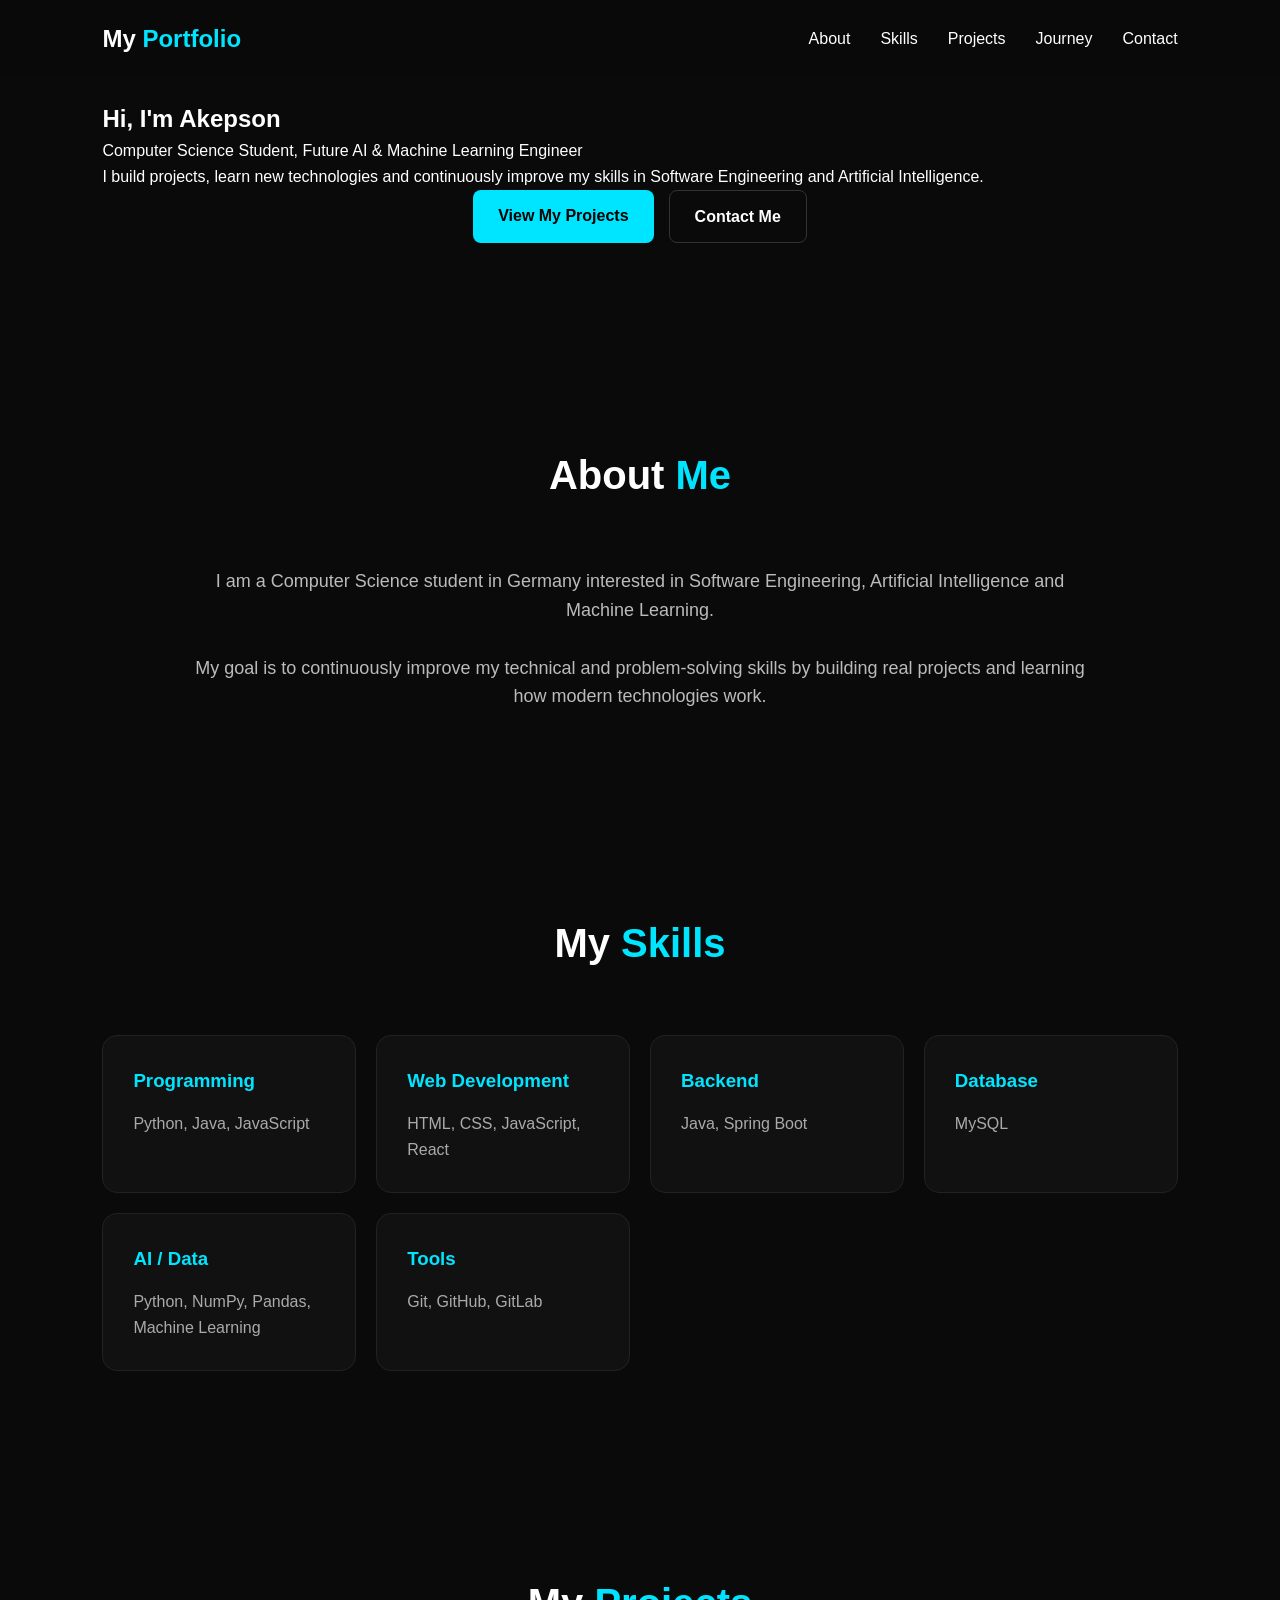
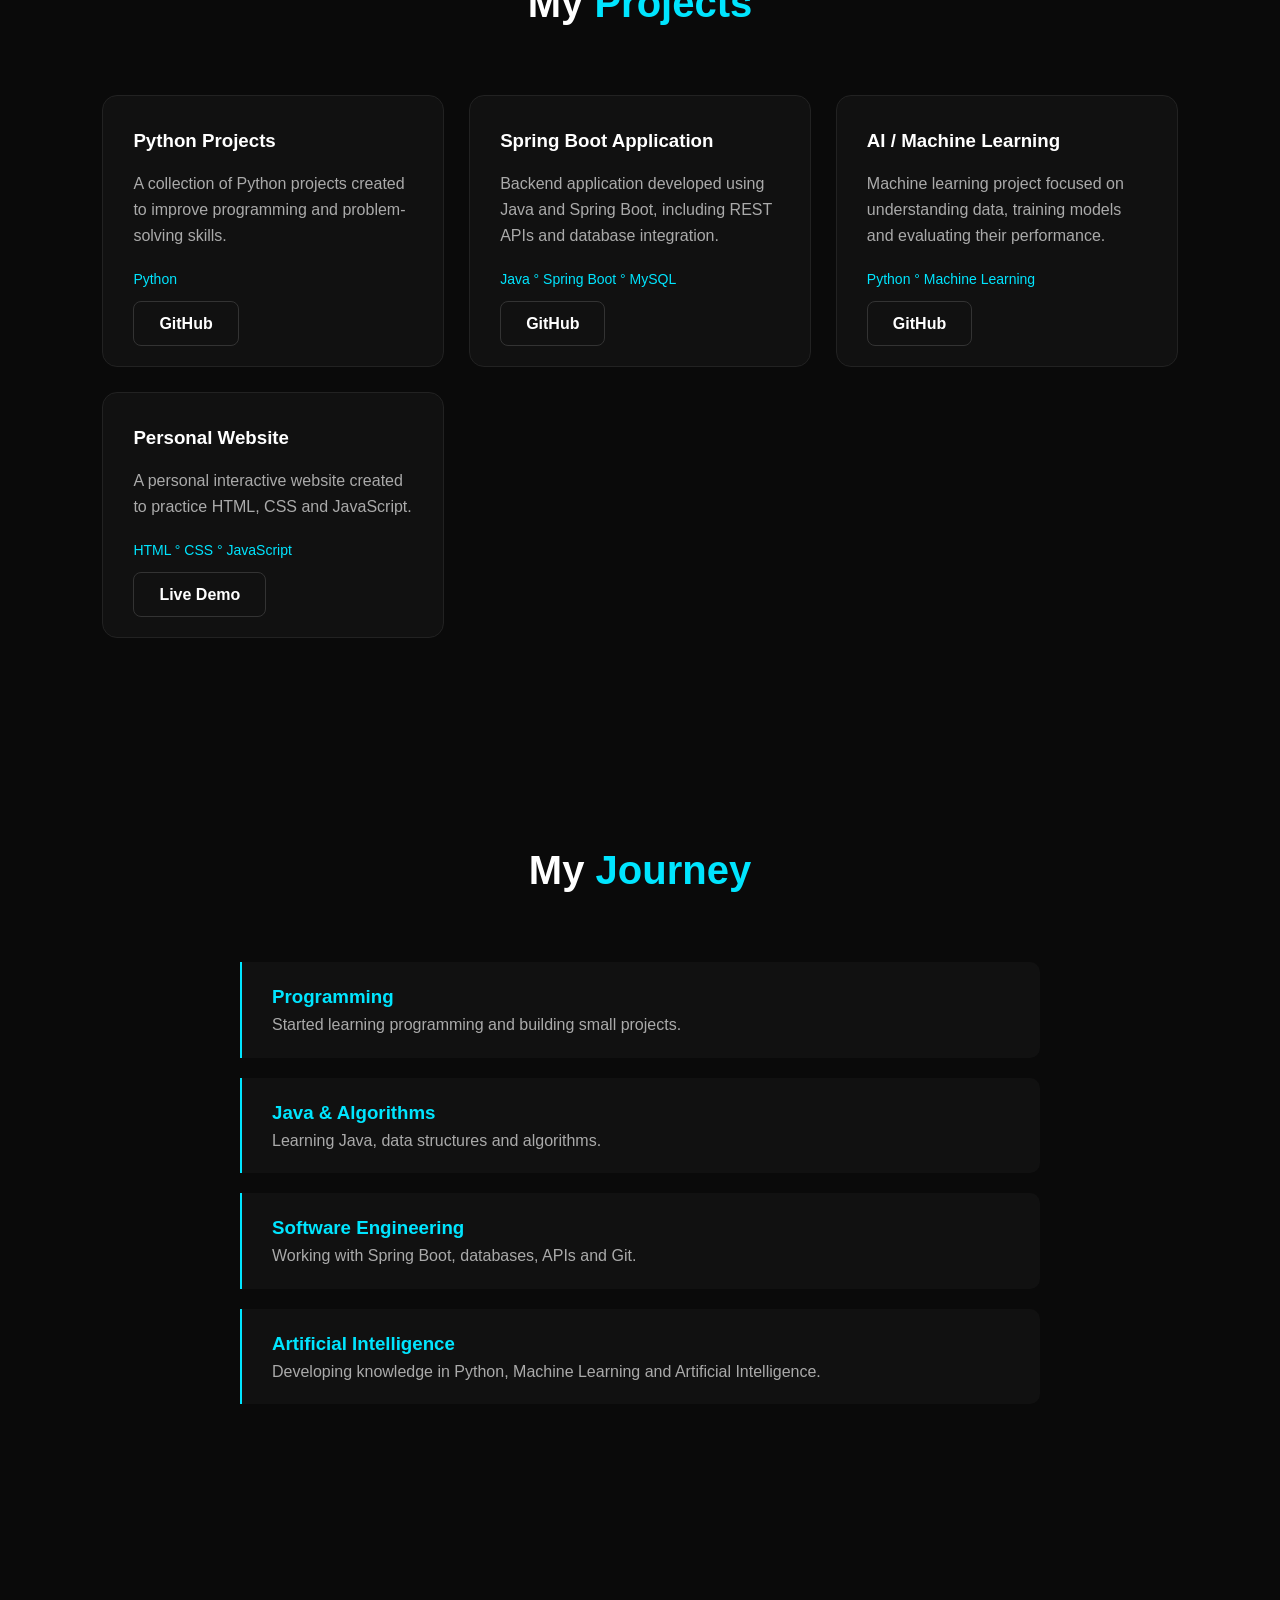
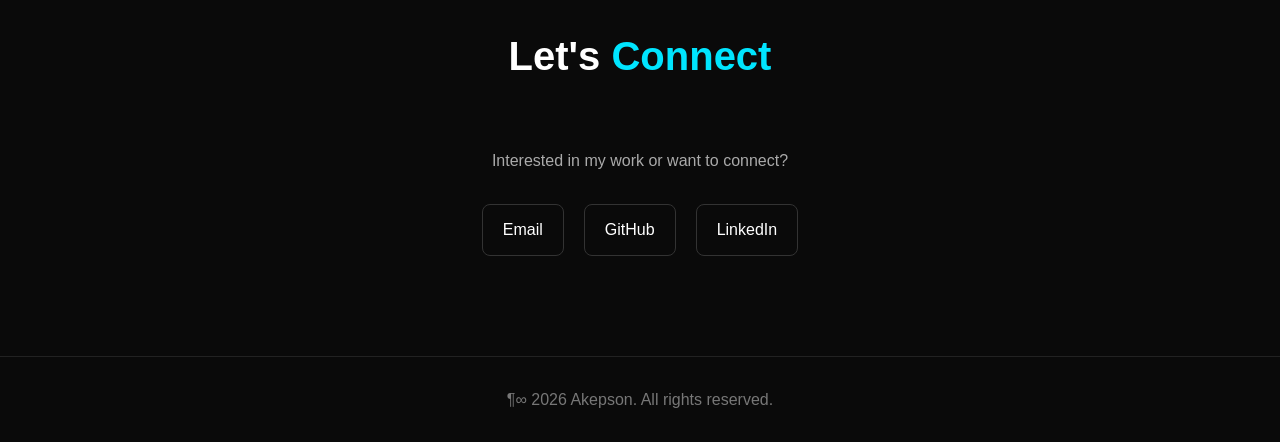
<file: index.html>
<!DOCTYPE html>
<html lang="en">
<head>
    <meta charset="UTF-8">
    <title>Akepson' Portofolio version demo</title>
    <meta name="description" content="That Portofolio describes briefly my journey as student and my different projects.">
    <link rel="stylesheet" href="style.css">
</head>
<body>
<!-- NAVBAR -->

<nav>

    <div class="logo">

        My<span> Portfolio</span>

    </div>

    <ul>

        <li><a href="#about" title="About me">About</a></li>

        <li><a href="#skills" title="Skills">Skills</a></li>

        <li><a href="#projects" title="Projects">Projects</a></li>

        <li><a href="#journey" title="Journey">Journey</a></li>

        <li><a href="#contact" title="Contact">Contact</a></li>

    </ul>

</nav>

<!-- HERO -->

<section class="Main Character">

    <div class="Main Character-content">

        <h1>

            Hi, I'm <span>Akepson</span>

        </h1>

        <p>

            Computer Science Student, Future AI & Machine Learning Engineer

        </p>

        <p>

            I build projects, learn new technologies and continuously

            improve my skills in Software Engineering and Artificial Intelligence.

        </p>

        <div class="buttons">

            <a href="#projects" class="btn primary"> <!-- Directly bring you to my projects -->

                View My Projects

            </a>

            <a href="#contact" class="btn secondary"> <!-- Same thing here, about my personal contact -->

                Contact Me

            </a>

        </div>

    </div>

</section>

<!-- ABOUT -->

<section id="about">

    <h2 class="section-title">

        About <span>Me</span>

    </h2>

    <div class="about">

        <p>

            I am a Computer Science student in Germany interested in

            Software Engineering, Artificial Intelligence and Machine Learning.

        </p>

        <br>

        <p>

            My goal is to continuously improve my technical and

            problem-solving skills by building real projects and learning

            how modern technologies work.

        </p>

    </div>

</section>

<!-- SKILLS -->

<section id="skills">

    <h2 class="section-title">

        My <span>Skills</span>

    </h2>

    <div class="skills-container">

        <div class="skill-card">

            <h3>Programming</h3>

            <p>Python, Java, JavaScript</p>

        </div>

        <div class="skill-card">

            <h3>Web Development</h3>

            <p>HTML, CSS, JavaScript, React</p>

        </div>

        <div class="skill-card">

            <h3>Backend</h3>

            <p>Java, Spring Boot</p>

        </div>

        <div class="skill-card">

            <h3>Database</h3>

            <p>MySQL</p>

        </div>

        <div class="skill-card">

            <h3>AI / Data</h3>

            <p>Python, NumPy, Pandas, Machine Learning</p>

        </div>

        <div class="skill-card">

            <h3>Tools</h3>

            <p>Git, GitHub, GitLab</p>

        </div>

    </div>

</section>

<!-- PROJECTS -->

<section id="projects">

    <h2 class="section-title">

        My <span>Projects</span>

    </h2>

    <div class="projects-container">

        <div class="project">

            <h3>Python Projects</h3>

            <p>

                A collection of Python projects created to improve

                programming and problem-solving skills.

            </p>

            <div class="tech">

                Python    <!-- Well, I am not done yet with the submission to my GitHub account
                of all the projects -->

            </div>

            <a href="#" class="btn secondary">

                GitHub

            </a>

        </div>

        <div class="project">

            <h3>Spring Boot Application</h3>

            <p>

                Backend application developed using Java and Spring Boot,

                including REST APIs and database integration.

            </p>

            <div class="tech">

                Java ° Spring Boot ° MySQL

            </div>

            <a href="https://github.com/fstj4hmvb6-stack/JavaSprintBoot" target="_blank" class="btn secondary">

                GitHub

            </a>

        </div>

        <div class="project">

            <h3>AI / Machine Learning</h3>

            <p>

                Machine learning project focused on understanding data,

                training models and evaluating their performance.

            </p>

            <div class="tech">

                Python ° Machine Learning  <!-- Here I have created my own bot assistant, but it is not yet on GitHub -->

            </div>

            <a href="#" class="btn secondary">

                GitHub

            </a>

        </div>

        <div class="project">

            <h3>Personal Website</h3>

            <p>

                A personal interactive website created to practice

                HTML, CSS and JavaScript.  <!-- I am working on it right now. -->

            </p>

            <div class="tech">

                HTML ° CSS ° JavaScript

            </div>

            <a href="#" class="btn secondary">

                Live Demo

            </a>

        </div>

    </div>

</section>

<!-- JOURNEY -->

<section id="journey">

    <h2 class="section-title">

        My <span>Journey</span>

    </h2>

    <div class="timeline">

        <div class="timeline-item">

            <h3>Programming</h3>

            <p>

                Started learning programming and building small projects.

            </p>

        </div>

        <div class="timeline-item">

            <h3>Java & Algorithms</h3>

            <p>

                Learning Java, data structures and algorithms.

            </p>

        </div>

        <div class="timeline-item">

            <h3>Software Engineering</h3>

            <p>

                Working with Spring Boot, databases, APIs and Git.

            </p>

        </div>

        <div class="timeline-item">

            <h3>Artificial Intelligence</h3>

            <p>

                Developing knowledge in Python, Machine Learning

                and Artificial Intelligence.

            </p>

        </div>

    </div>

</section>

<!-- CONTACT -->

<section id="contact">

    <h2 class="section-title">

        Let's <span>Connect</span>

    </h2>

    <div class="contact">

        <p>

            Interested in my work or want to connect?

        </p>

        <div class="socials">

            <a href="#">

                Email

            </a>

            <a href="#">

                GitHub

            </a>

            <a href="#">

                LinkedIn

            </a>

        </div>

    </div>

</section>

<!-- Footer -->

<footer>

    <p>

        ¶∞ 2026 Akepson. All rights reserved.

    </p>

</footer>
</body>
</html>
</file>
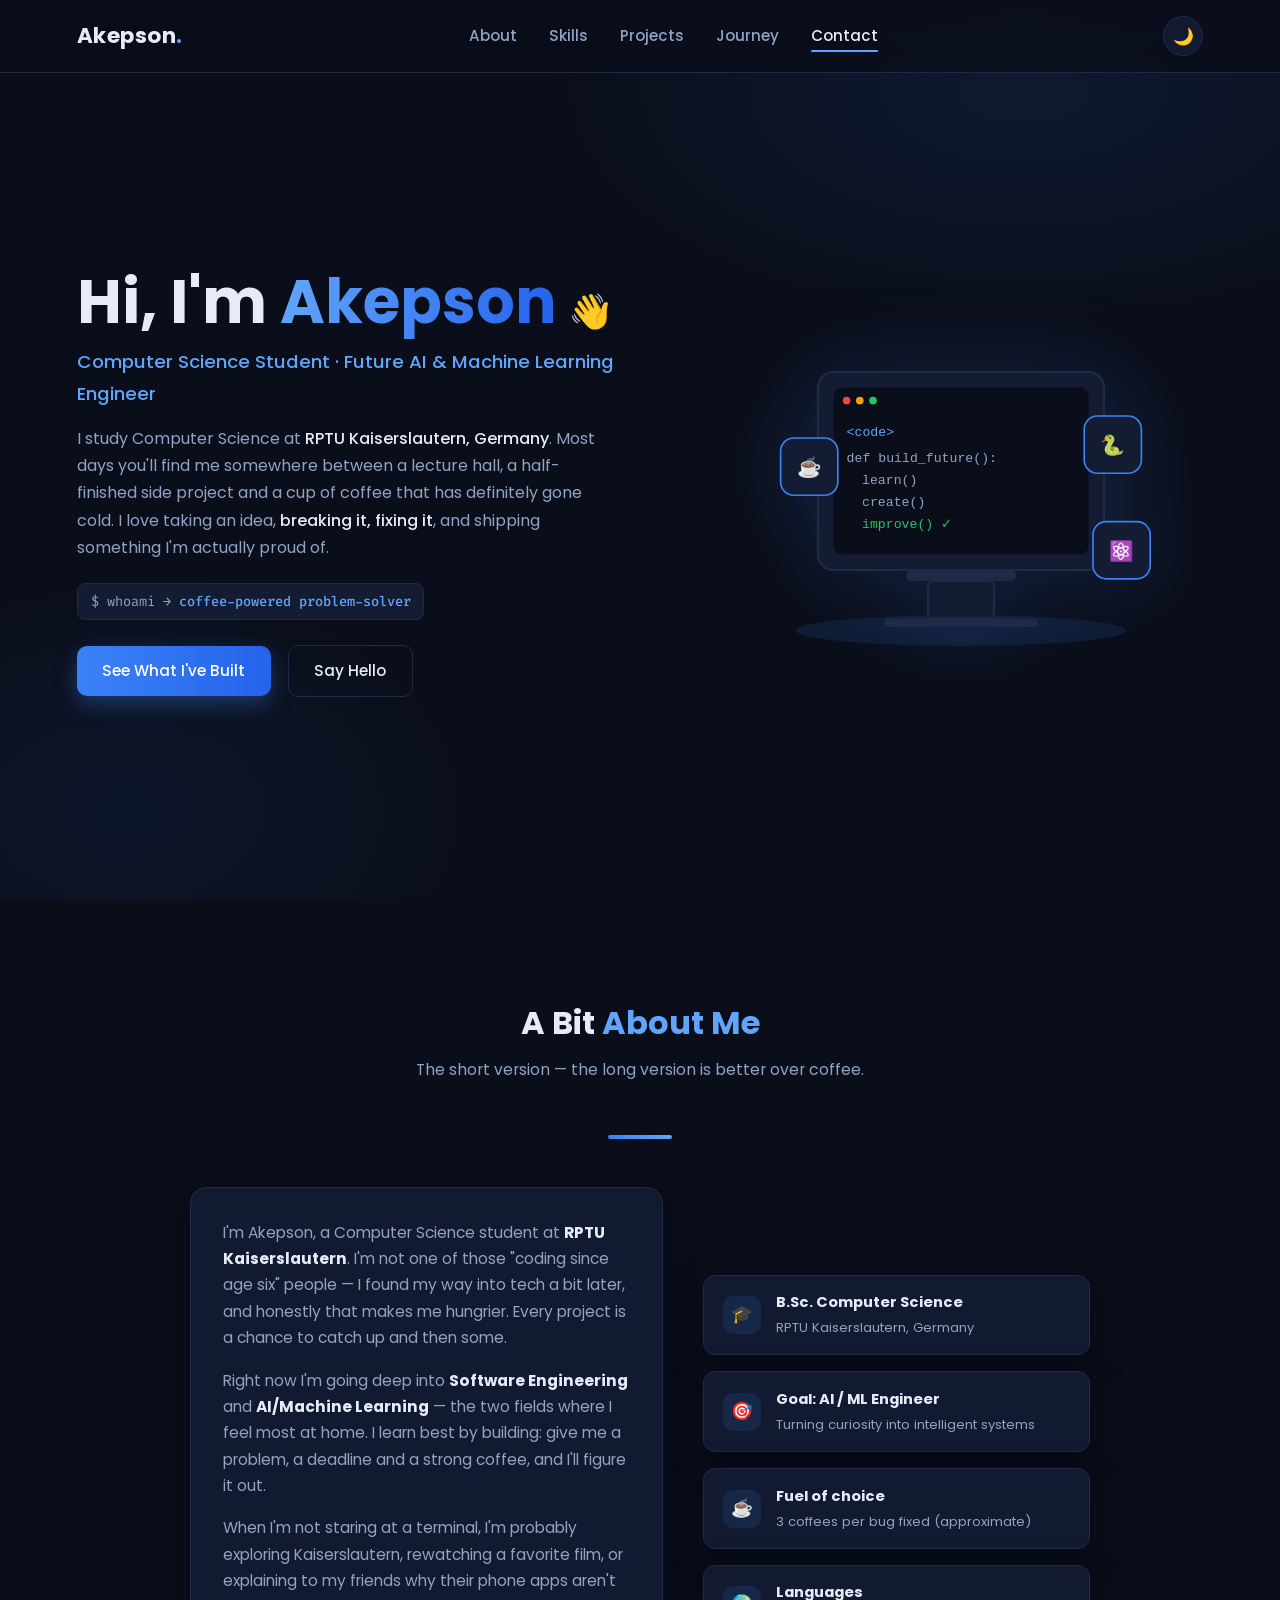
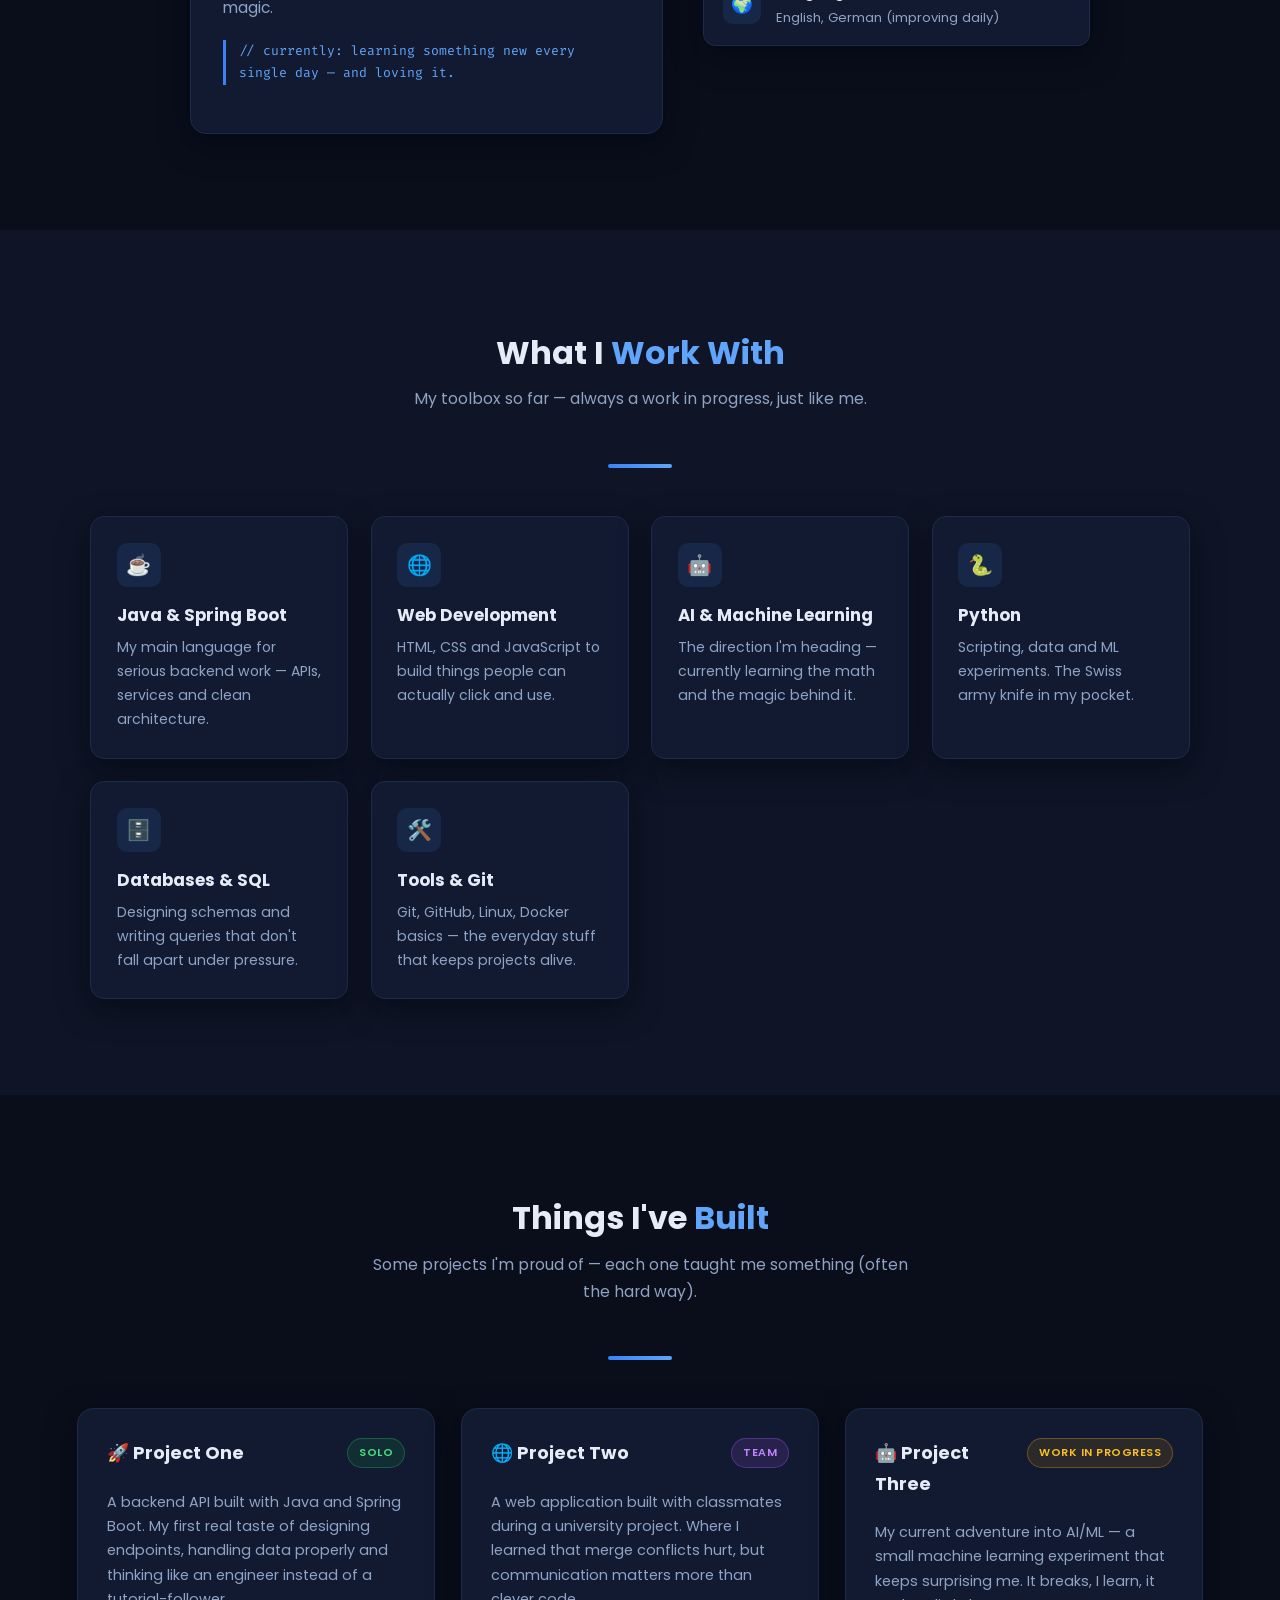
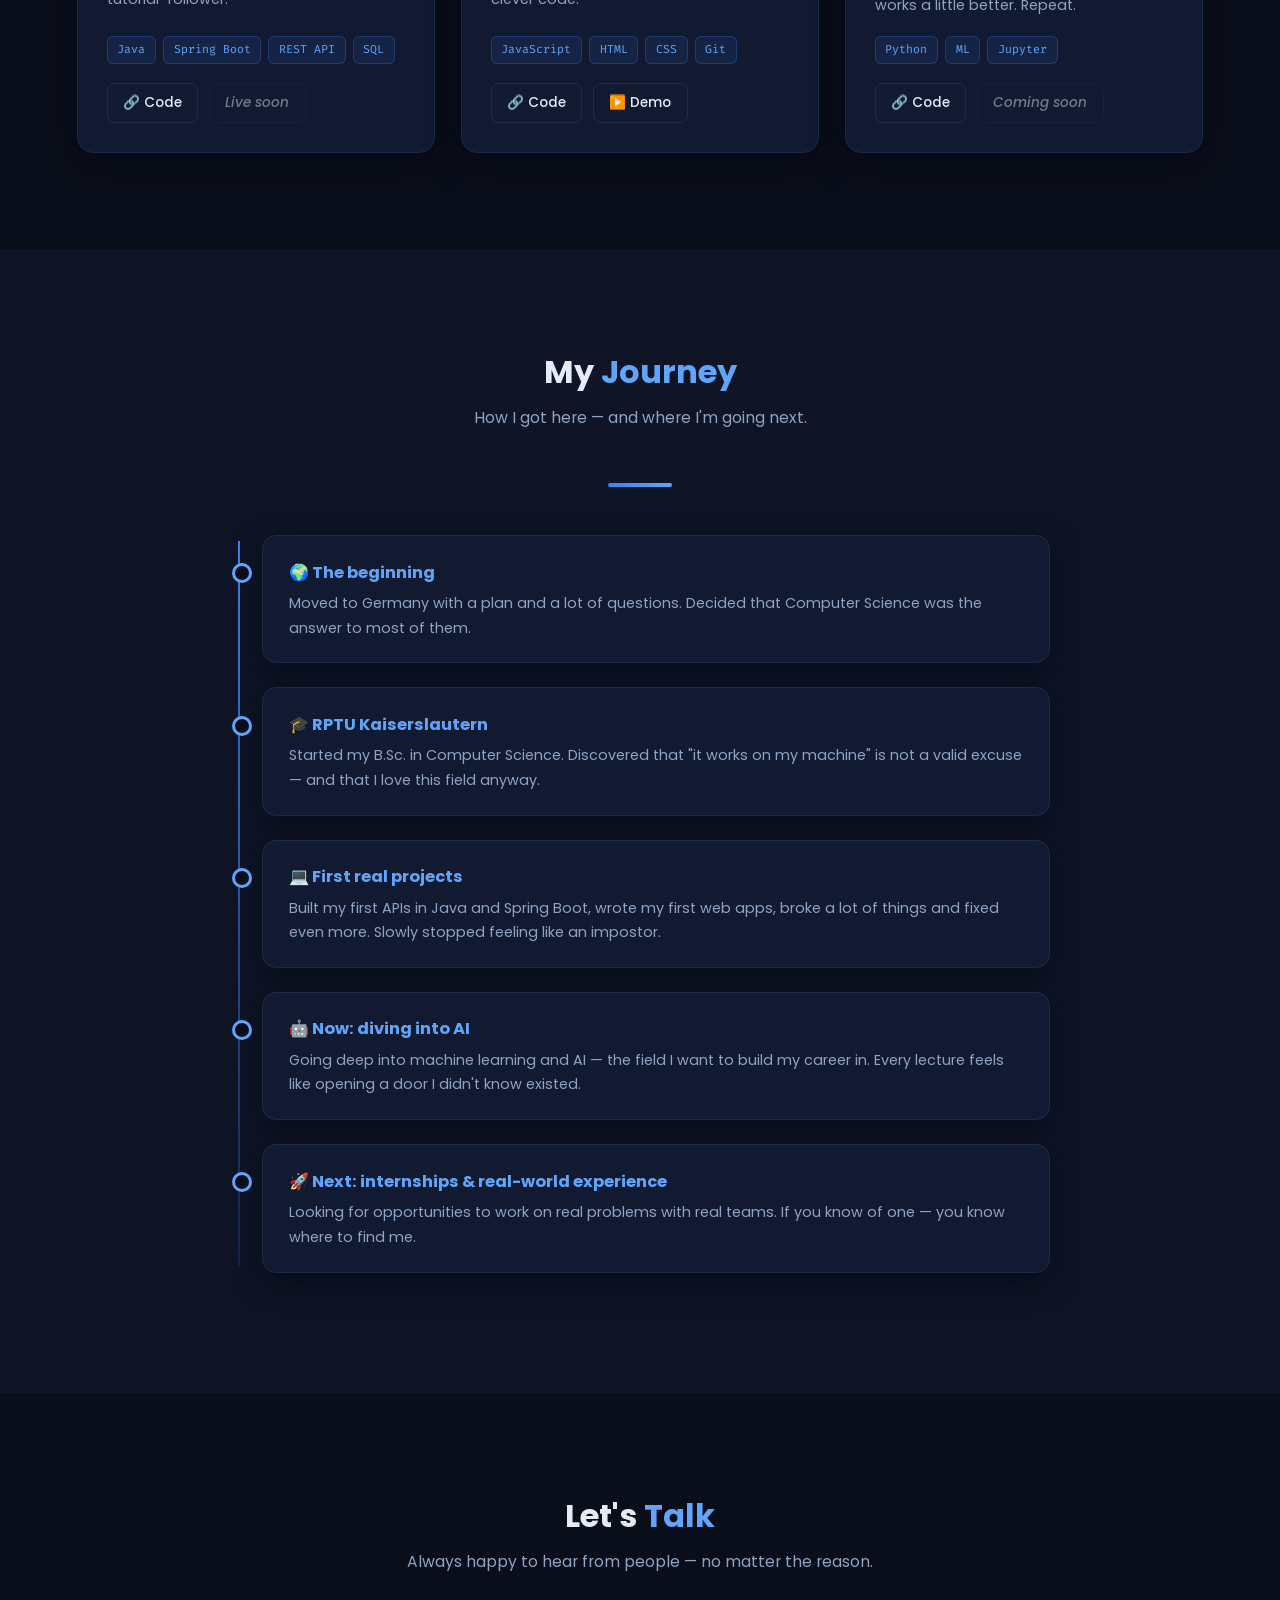
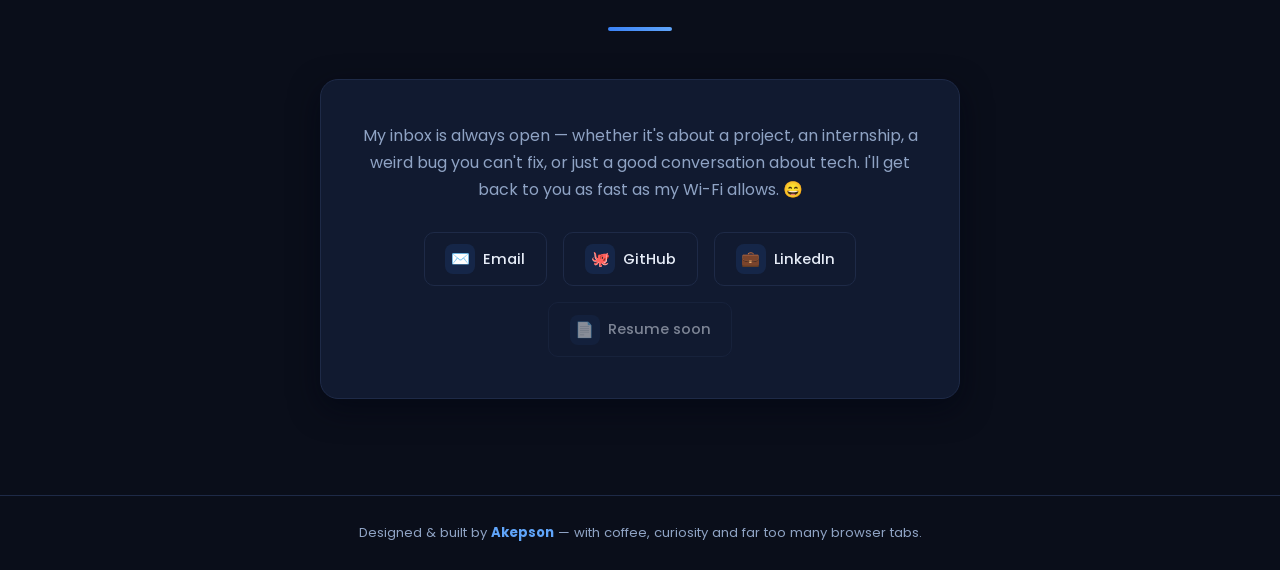
<file: loic.html>
<!DOCTYPE html>
<html lang="en" data-theme="dark">
<head>
    <meta charset="UTF-8">
    <meta name="viewport" content="width=device-width, initial-scale=1.0">
    <title>Akepson — Computer Science Student & Future AI Engineer</title>
    <meta name="description" content="Portfolio of Akepson, Computer Science student at RPTU Kaiserslautern, Germany. Projects in Java, Spring Boot, Web Development and AI.">
    <link rel="preconnect" href="https://fonts.googleapis.com">
    <link href="https://fonts.googleapis.com/css2?family=Poppins:wght@300;400;500;600;700&family=Fira+Code:wght@400;500&display=swap" rel="stylesheet">
    <style>
        /* ============ DESIGN TOKENS ============ */
        :root{
            --blue:#3b82f6;
            --blue-light:#60a5fa;
            --blue-dark:#2563eb;
        }
        [data-theme="dark"]{
            --bg:#0a0e1a;
            --bg-2:#0f1526;
            --bg-3:#141c33;
            --card:#111a30;
            --card-border:#1e2a47;
            --text:#e6ecf7;
            --text-muted:#8fa3c4;
            --shadow:0 10px 30px rgba(2,6,18,.55);
            --nav-bg:rgba(10,14,26,.82);
            --glow:0 0 40px rgba(59,130,246,.18);
        }
        [data-theme="light"]{
            --bg:#f4f7fd;
            --bg-2:#ffffff;
            --bg-3:#eef3fb;
            --card:#ffffff;
            --card-border:#dbe5f5;
            --text:#12203a;
            --text-muted:#5b7194;
            --shadow:0 10px 30px rgba(18,32,58,.10);
            --nav-bg:rgba(244,247,253,.85);
            --glow:0 0 40px rgba(59,130,246,.12);
        }

        *{margin:0;padding:0;box-sizing:border-box;}
        html{scroll-behavior:smooth;}
        body{
            font-family:'Poppins',Arial,Helvetica,sans-serif;
            background:var(--bg);
            color:var(--text);
            line-height:1.7;
            transition:background .4s ease,color .4s ease;
            overflow-x:hidden;
        }
        ::selection{background:var(--blue);color:#fff;}

        /* ============ NAVBAR ============ */
        nav{
            position:fixed;top:0;left:0;right:0;z-index:100;
            display:flex;align-items:center;justify-content:space-between;
            padding:1rem 6%;
            background:var(--nav-bg);
            backdrop-filter:blur(14px);
            -webkit-backdrop-filter:blur(14px);
            border-bottom:1px solid var(--card-border);
            transition:background .4s ease;
        }
        .logo{font-size:1.35rem;font-weight:700;letter-spacing:.5px;}
        .logo span{color:var(--blue-light);}
        .nav-links{display:flex;align-items:center;gap:2rem;list-style:none;}
        .nav-links a{
            color:var(--text-muted);text-decoration:none;font-size:.95rem;font-weight:500;
            position:relative;transition:color .25s;
        }
        .nav-links a::after{
            content:'';position:absolute;left:0;bottom:-6px;width:0;height:2px;
            background:var(--blue-light);border-radius:2px;transition:width .3s ease;
        }
        .nav-links a:hover,.nav-links a.active{color:var(--text);}
        .nav-links a:hover::after,.nav-links a.active::after{width:100%;}

        /* theme toggle */
        .theme-toggle{
            cursor:pointer;background:var(--card);border:1px solid var(--card-border);
            border-radius:50%;width:40px;height:40px;display:grid;place-items:center;
            font-size:1.05rem;transition:transform .3s,border-color .3s;color:var(--text);
        }
        .theme-toggle:hover{transform:rotate(25deg) scale(1.08);border-color:var(--blue);}

        /* hamburger */
        .hamburger{display:none;flex-direction:column;gap:5px;cursor:pointer;background:none;border:none;padding:6px;}
        .hamburger span{width:24px;height:2px;background:var(--text);border-radius:2px;transition:.3s;}
        .hamburger.open span:nth-child(1){transform:translateY(7px) rotate(45deg);}
        .hamburger.open span:nth-child(2){opacity:0;}
        .hamburger.open span:nth-child(3){transform:translateY(-7px) rotate(-45deg);}

        /* ============ HERO ============ */
        .hero{
            min-height:100vh;display:grid;grid-template-columns:1.1fr .9fr;
            align-items:center;gap:3rem;padding:8rem 6% 4rem;
            background:
                    radial-gradient(800px 400px at 80% 10%,rgba(59,130,246,.10),transparent 60%),
                    radial-gradient(600px 400px at 10% 90%,rgba(59,130,246,.07),transparent 60%),
                    var(--bg);
        }
        .hero h1{font-size:clamp(2.4rem,5vw,3.8rem);line-height:1.15;font-weight:700;}
        .hero h1 .name{
            background:linear-gradient(90deg,var(--blue-light),var(--blue-dark));
            -webkit-background-clip:text;background-clip:text;-webkit-text-fill-color:transparent;
        }
        .hero .wave{font-size:.55em;display:inline-block;transform-origin:70% 70%;animation:wave 2.4s ease-in-out infinite;}
        @keyframes wave{0%,60%,100%{transform:rotate(0);}10%{transform:rotate(14deg);}20%{transform:rotate(-8deg);}30%{transform:rotate(14deg);}40%{transform:rotate(-4deg);}50%{transform:rotate(10deg);}}
        .hero .role{
            font-size:1.15rem;font-weight:500;color:var(--blue-light);margin:.6rem 0 1rem;
        }
        .hero .desc{color:var(--text-muted);max-width:520px;margin-bottom:1.4rem;}
        .hero .desc .location{color:var(--text);font-weight:500;}
        .hero .desc em{color:var(--text);font-style:normal;font-weight:500;}
        .code-chip{
            font-family:'Fira Code',monospace;font-size:.85rem;color:var(--text-muted);
            background:var(--bg-3);border:1px solid var(--card-border);
            padding:.35rem .8rem;border-radius:8px;display:inline-block;margin-bottom:1.6rem;
        }
        .code-chip b{color:var(--blue-light);font-weight:500;}

        /* buttons */
        .btn{
            display:inline-block;padding:.75rem 1.6rem;border-radius:10px;
            text-decoration:none;font-weight:500;font-size:.95rem;
            transition:transform .25s,box-shadow .25s,background .25s;
        }
        .btn.primary{
            background:linear-gradient(90deg,var(--blue),var(--blue-dark));
            color:#fff;box-shadow:0 8px 22px rgba(59,130,246,.35);
        }
        .btn.primary:hover{transform:translateY(-3px);box-shadow:0 14px 30px rgba(59,130,246,.45);}
        .btn.secondary{
            background:transparent;color:var(--text);
            border:1px solid var(--card-border);margin-left:.8rem;
        }
        .btn.secondary:hover{transform:translateY(-3px);border-color:var(--blue);color:var(--blue-light);}
        .hero-illustration{display:grid;place-items:center;}
        .hero-illustration svg{width:100%;max-width:440px;height:auto;filter:drop-shadow(var(--glow));}

        /* ============ SECTIONS ============ */
        section{padding:6rem 6%;}
        .section-title{
            font-size:2rem;font-weight:700;text-align:center;margin-bottom:.4rem;
        }
        .section-title span{color:var(--blue-light);}
        .section-sub{
            text-align:center;color:var(--text-muted);max-width:560px;
            margin:0 auto 3.2rem;font-size:.98rem;
        }
        .divider{
            width:64px;height:4px;border-radius:4px;margin:1rem auto 0;
            background:linear-gradient(90deg,var(--blue),var(--blue-light));
        }

        /* reveal animation */
        .reveal{opacity:0;transform:translateY(30px);transition:opacity .7s ease,transform .7s ease;}
        .reveal.visible{opacity:1;transform:translateY(0);}

        /* ============ ABOUT ============ */
        .about-wrapper{
            max-width:900px;margin:0 auto;display:grid;grid-template-columns:1.1fr .9fr;
            gap:2.5rem;align-items:center;
        }
        .about-card{
            background:var(--card);border:1px solid var(--card-border);border-radius:16px;
            padding:2rem;box-shadow:var(--shadow);
        }
        .about-card p{color:var(--text-muted);margin-bottom:1rem;font-size:.97rem;}
        .about-card p b{color:var(--text);}
        .about-card .handwritten{
            font-family:'Fira Code',monospace;font-size:.82rem;color:var(--blue-light);
            border-left:3px solid var(--blue);padding-left:.8rem;margin-top:1.2rem;
        }
        .about-facts{list-style:none;display:flex;flex-direction:column;gap:1rem;}
        .about-facts li{
            display:flex;align-items:center;gap:.9rem;background:var(--card);
            border:1px solid var(--card-border);border-radius:12px;padding:.9rem 1.2rem;
            box-shadow:var(--shadow);font-size:.92rem;
        }
        .about-facts .ico{
            width:38px;height:38px;flex-shrink:0;border-radius:10px;display:grid;place-items:center;
            background:rgba(59,130,246,.12);color:var(--blue-light);font-size:1.1rem;
        }
        .about-facts b{color:var(--text);display:block;font-size:.92rem;}
        .about-facts span{color:var(--text-muted);font-size:.82rem;}

        /* ============ SKILLS ============ */
        #skills{background:var(--bg-2);transition:background .4s ease;}
        .skills-grid{
            display:grid;grid-template-columns:repeat(auto-fit,minmax(250px,1fr));gap:1.4rem;
            max-width:1100px;margin:0 auto;
        }
        .skill-card{
            background:var(--card);border:1px solid var(--card-border);border-radius:14px;
            padding:1.6rem;box-shadow:var(--shadow);
            transition:transform .3s,border-color .3s;
        }
        .skill-card:hover{transform:translateY(-6px);border-color:var(--blue);}
        .skill-card .ico{
            width:44px;height:44px;border-radius:10px;display:grid;place-items:center;
            background:rgba(59,130,246,.12);color:var(--blue-light);font-size:1.25rem;margin-bottom:.9rem;
        }
        .skill-card h3{font-size:1.05rem;margin-bottom:.4rem;}
        .skill-card p{color:var(--text-muted);font-size:.88rem;}

        /* ============ PROJECTS ============ */
        .projects-grid{
            display:grid;grid-template-columns:repeat(auto-fit,minmax(300px,1fr));gap:1.6rem;
            max-width:1150px;margin:0 auto;
        }
        .project-card{
            background:var(--card);border:1px solid var(--card-border);border-radius:16px;
            padding:1.8rem;box-shadow:var(--shadow);display:flex;flex-direction:column;
            transition:transform .3s,border-color .3s,box-shadow .3s;position:relative;overflow:hidden;
        }
        .project-card::before{
            content:'';position:absolute;top:0;left:0;right:0;height:3px;
            background:linear-gradient(90deg,var(--blue),var(--blue-light));
            transform:scaleX(0);transform-origin:left;transition:transform .35s ease;
        }
        .project-card:hover{transform:translateY(-8px);border-color:var(--blue);box-shadow:0 18px 42px rgba(59,130,246,.18);}
        .project-card:hover::before{transform:scaleX(1);}
        .project-top{display:flex;justify-content:space-between;align-items:flex-start;margin-bottom:.8rem;}
        .project-card h3{font-size:1.12rem;margin-bottom:.5rem;}
        .project-tag{
            font-size:.68rem;font-weight:600;letter-spacing:.5px;text-transform:uppercase;
            padding:.28rem .7rem;border-radius:99px;white-space:nowrap;
        }
        .tag-team{background:rgba(168,85,247,.14);color:#c084fc;border:1px solid rgba(168,85,247,.35);}
        .tag-solo{background:rgba(34,197,94,.12);color:#4ade80;border:1px solid rgba(34,197,94,.32);}
        .tag-wip{background:rgba(245,158,11,.12);color:#fbbf24;border:1px solid rgba(245,158,11,.32);}
        [data-theme="light"] .tag-team{color:#7c3aed;}
        [data-theme="light"] .tag-solo{color:#15803d;}
        [data-theme="light"] .tag-wip{color:#b45309;}
        .project-card p{color:var(--text-muted);font-size:.9rem;flex-grow:1;margin-bottom:1.1rem;}
        .tech{display:flex;flex-wrap:wrap;gap:.45rem;margin-bottom:1.2rem;}
        .tech span{
            font-family:'Fira Code',monospace;font-size:.72rem;color:var(--blue-light);
            background:rgba(59,130,246,.10);border:1px solid rgba(59,130,246,.25);
            padding:.22rem .6rem;border-radius:6px;
        }
        .project-links{display:flex;gap:.7rem;}
        .project-links a{
            display:inline-flex;align-items:center;gap:.4rem;text-decoration:none;
            font-size:.85rem;font-weight:500;color:var(--text);
            border:1px solid var(--card-border);border-radius:8px;padding:.45rem .95rem;
            transition:.25s;
        }
        .project-links a:hover{border-color:var(--blue);color:var(--blue-light);transform:translateY(-2px);}
        .project-links a.disabled{opacity:.45;pointer-events:none;font-style:italic;}

        /* ============ JOURNEY ============ */
        #journey{background:var(--bg-2);transition:background .4s ease;}
        .timeline{max-width:820px;margin:0 auto;position:relative;padding-left:2rem;}
        .timeline::before{
            content:'';position:absolute;left:8px;top:6px;bottom:6px;width:2px;
            background:linear-gradient(180deg,var(--blue),rgba(59,130,246,.15));
        }
        .timeline-item{
            position:relative;background:var(--card);border:1px solid var(--card-border);
            border-radius:14px;padding:1.4rem 1.6rem;margin-bottom:1.5rem;box-shadow:var(--shadow);
            transition:transform .3s,border-color .3s;
        }
        .timeline-item:hover{transform:translateX(6px);border-color:var(--blue);}
        .timeline-item::before{
            content:'';position:absolute;left:-2rem;top:1.7rem;width:14px;height:14px;
            border-radius:50%;background:var(--bg);border:3px solid var(--blue-light);
            transform:translateX(1px);
        }
        .timeline-item h3{font-size:1.02rem;color:var(--blue-light);margin-bottom:.3rem;}
        .timeline-item p{color:var(--text-muted);font-size:.9rem;}

        /* ============ CONTACT ============ */
        .contact-card{
            max-width:640px;margin:0 auto;background:var(--card);
            border:1px solid var(--card-border);border-radius:18px;
            padding:2.6rem 2rem;text-align:center;box-shadow:var(--shadow);
        }
        .contact-card>p{color:var(--text-muted);margin-bottom:1.8rem;}
        .contact-links{display:flex;justify-content:center;gap:1rem;flex-wrap:wrap;}
        .contact-links a{
            display:inline-flex;align-items:center;gap:.5rem;text-decoration:none;
            color:var(--text);border:1px solid var(--card-border);border-radius:10px;
            padding:.7rem 1.3rem;font-size:.92rem;font-weight:500;transition:.25s;
        }
        .contact-links a:hover{border-color:var(--blue);color:var(--blue-light);transform:translateY(-3px);box-shadow:0 8px 20px rgba(59,130,246,.2);}
        .contact-links .ico{
            width:30px;height:30px;border-radius:8px;display:grid;place-items:center;
            background:rgba(59,130,246,.12);color:var(--blue-light);font-size:.95rem;
        }
        .contact-links a.soon{opacity:.5;pointer-events:none;}

        /* ============ FOOTER ============ */
        footer{
            text-align:center;padding:1.6rem;color:var(--text-muted);font-size:.82rem;
            border-top:1px solid var(--card-border);
        }
        footer b{color:var(--blue-light);}

        /* ============ RESPONSIVE ============ */
        @media (max-width:880px){
            .hero{grid-template-columns:1fr;text-align:center;padding-top:7rem;}
            .hero .desc{margin:0 auto 1.4rem;}
            .hero-illustration{order:-1;}
            .hero-illustration svg{max-width:280px;}
            .about-wrapper{grid-template-columns:1fr;}
            .hamburger{display:flex;}
            .nav-links{
                position:fixed;top:64px;right:0;flex-direction:column;gap:1.4rem;
                background:var(--bg-2);border-left:1px solid var(--card-border);
                width:min(75vw,300px);height:100vh;padding:2.5rem 2rem;
                transform:translateX(100%);transition:transform .35s ease;
                align-items:flex-start;
            }
            .nav-links.open{transform:translateX(0);box-shadow:-20px 0 50px rgba(0,0,0,.3);}
        }
    </style>
</head>
<body>

<!-- ============ NAVBAR ============ -->
<nav>
    <div class="logo">Akepson<span>.</span></div>
    <ul class="nav-links" id="navLinks">
        <li><a href="#about">About</a></li>
        <li><a href="#skills">Skills</a></li>
        <li><a href="#projects">Projects</a></li>
        <li><a href="#journey">Journey</a></li>
        <li><a href="#contact">Contact</a></li>
    </ul>
    <div style="display:flex;align-items:center;gap:.8rem;">
        <button class="theme-toggle" id="themeToggle" aria-label="Toggle theme">🌙</button>
        <button class="hamburger" id="hamburger" aria-label="Menu"><span></span><span></span><span></span></button>
    </div>
</nav>

<!-- ============ HERO ============ -->
<section class="hero">
    <div class="reveal">
        <h1>Hi, I'm <span class="name">Akepson</span> <span class="wave">👋</span></h1>
        <p class="role">Computer Science Student · Future AI &amp; Machine Learning Engineer</p>
        <p class="desc">
            I study Computer Science at <span class="location">RPTU Kaiserslautern, Germany</span>.
            Most days you'll find me somewhere between a lecture hall, a half-finished side project
            and a cup of coffee that has definitely gone cold. I love taking an idea,
            <em>breaking it, fixing it</em>, and shipping something I'm actually proud of.
        </p>
        <span class="code-chip">$ whoami → <b>coffee-powered problem-solver</b></span>
        <div>
            <a href="#projects" class="btn primary">See What I've Built</a>
            <a href="#contact" class="btn secondary">Say Hello</a>
        </div>
    </div>
    <div class="hero-illustration reveal">
        <!-- Developer illustration (SVG) -->
        <svg viewBox="0 0 400 320" fill="none" xmlns="http://www.w3.org/2000/svg" role="img" aria-label="Developer illustration">
            <ellipse cx="200" cy="295" rx="150" ry="14" fill="#3b82f6" opacity=".12"/>
            <rect x="70" y="60" width="260" height="180" rx="14" fill="#141c33" stroke="#1e2a47" stroke-width="2"/>
            <rect x="84" y="74" width="232" height="152" rx="8" fill="#0a0e1a"/>
            <circle cx="96" cy="86" r="3.5" fill="#ef4444"/><circle cx="108" cy="86" r="3.5" fill="#f59e0b"/><circle cx="120" cy="86" r="3.5" fill="#22c55e"/>
            <text x="96" y="118" font-family="monospace" font-size="12" fill="#60a5fa">&lt;code&gt;</text>
            <text x="96" y="142" font-family="monospace" font-size="12" fill="#8fa3c4">def build_future():</text>
            <text x="110" y="162" font-family="monospace" font-size="12" fill="#8fa3c4">learn()</text>
            <text x="110" y="182" font-family="monospace" font-size="12" fill="#8fa3c4">create()</text>
            <text x="110" y="202" font-family="monospace" font-size="12" fill="#22c55e">improve() ✓</text>
            <rect x="150" y="240" width="100" height="10" rx="5" fill="#1e2a47"/>
            <rect x="170" y="250" width="60" height="34" rx="4" fill="#141c33" stroke="#1e2a47" stroke-width="2"/>
            <rect x="130" y="284" width="140" height="8" rx="4" fill="#1e2a47"/>
            <!-- floating badges -->
            <g transform="translate(36,120)"><rect width="52" height="52" rx="12" fill="#141c33" stroke="#3b82f6" stroke-width="1.5"/><text x="26" y="33" text-anchor="middle" font-size="18" fill="#60a5fa">☕</text></g>
            <g transform="translate(312,100)"><rect width="52" height="52" rx="12" fill="#141c33" stroke="#3b82f6" stroke-width="1.5"/><text x="26" y="33" text-anchor="middle" font-size="18" fill="#60a5fa">🐍</text></g>
            <g transform="translate(320,196)"><rect width="52" height="52" rx="12" fill="#141c33" stroke="#3b82f6" stroke-width="1.5"/><text x="26" y="33" text-anchor="middle" font-size="18" fill="#60a5fa">⚛️</text></g>
        </svg>
    </div>
</section>

<!-- ============ ABOUT ============ -->
<section id="about">
    <h2 class="section-title reveal">A Bit <span>About Me</span></h2>
    <p class="section-sub reveal">The short version — the long version is better over coffee.</p>
    <div class="divider"></div>
    <div class="about-wrapper" style="margin-top:3rem;">
        <div class="about-card reveal">
            <p>I'm Akepson, a Computer Science student at <b>RPTU Kaiserslautern</b>. I'm not one of those "coding since age six" people — I found my way into tech a bit later, and honestly that makes me hungrier. Every project is a chance to catch up and then some.</p>
            <p>Right now I'm going deep into <b>Software Engineering</b> and <b>AI/Machine Learning</b> — the two fields where I feel most at home. I learn best by building: give me a problem, a deadline and a strong coffee, and I'll figure it out.</p>
            <p>When I'm not staring at a terminal, I'm probably exploring Kaiserslautern, rewatching a favorite film, or explaining to my friends why their phone apps aren't magic.</p>
            <p class="handwritten">// currently: learning something new every single day — and loving it.</p>
        </div>
        <ul class="about-facts reveal">
            <li>
                <div class="ico">🎓</div>
                <div><b>B.Sc. Computer Science</b><span>RPTU Kaiserslautern, Germany</span></div>
            </li>
            <li>
                <div class="ico">🎯</div>
                <div><b>Goal: AI / ML Engineer</b><span>Turning curiosity into intelligent systems</span></div>
            </li>
            <li>
                <div class="ico">☕</div>
                <div><b>Fuel of choice</b><span>3 coffees per bug fixed (approximate)</span></div>
            </li>
            <li>
                <div class="ico">🌍</div>
                <div><b>Languages</b><span>English, German (improving daily)</span></div>
            </li>
        </ul>
    </div>
</section>

<!-- ============ SKILLS ============ -->
<section id="skills">
    <h2 class="section-title reveal">What I <span>Work With</span></h2>
    <p class="section-sub reveal">My toolbox so far — always a work in progress, just like me.</p>
    <div class="divider"></div>
    <div class="skills-grid" style="margin-top:3rem;">
        <div class="skill-card reveal">
            <div class="ico">☕</div>
            <h3>Java &amp; Spring Boot</h3>
            <p>My main language for serious backend work — APIs, services and clean architecture.</p>
        </div>
        <div class="skill-card reveal">
            <div class="ico">🌐</div>
            <h3>Web Development</h3>
            <p>HTML, CSS and JavaScript to build things people can actually click and use.</p>
        </div>
        <div class="skill-card reveal">
            <div class="ico">🤖</div>
            <h3>AI &amp; Machine Learning</h3>
            <p>The direction I'm heading — currently learning the math and the magic behind it.</p>
        </div>
        <div class="skill-card reveal">
            <div class="ico">🐍</div>
            <h3>Python</h3>
            <p>Scripting, data and ML experiments. The Swiss army knife in my pocket.</p>
        </div>
        <div class="skill-card reveal">
            <div class="ico">🗄️</div>
            <h3>Databases &amp; SQL</h3>
            <p>Designing schemas and writing queries that don't fall apart under pressure.</p>
        </div>
        <div class="skill-card reveal">
            <div class="ico">🛠️</div>
            <h3>Tools &amp; Git</h3>
            <p>Git, GitHub, Linux, Docker basics — the everyday stuff that keeps projects alive.</p>
        </div>
    </div>
</section>

<!-- ============ PROJECTS ============ -->
<section id="projects">
    <h2 class="section-title reveal">Things I've <span>Built</span></h2>
    <p class="section-sub reveal">Some projects I'm proud of — each one taught me something (often the hard way).</p>
    <div class="divider"></div>
    <div class="projects-grid" style="margin-top:3rem;">
        <div class="project-card reveal">
            <div class="project-top">
                <h3>🚀 Project One</h3>
                <span class="project-tag tag-solo">Solo</span>
            </div>
            <p>A backend API built with Java and Spring Boot. My first real taste of designing endpoints, handling data properly and thinking like an engineer instead of a tutorial-follower.</p>
            <div class="tech">
                <span>Java</span><span>Spring Boot</span><span>REST API</span><span>SQL</span>
            </div>
            <div class="project-links">
                <a href="#" rel="noopener">🔗 Code</a>
                <a href="#" class="disabled">Live soon</a>
            </div>
        </div>
        <div class="project-card reveal">
            <div class="project-top">
                <h3>🌐 Project Two</h3>
                <span class="project-tag tag-team">Team</span>
            </div>
            <p>A web application built with classmates during a university project. Where I learned that merge conflicts hurt, but communication matters more than clever code.</p>
            <div class="tech">
                <span>JavaScript</span><span>HTML</span><span>CSS</span><span>Git</span>
            </div>
            <div class="project-links">
                <a href="#" rel="noopener">🔗 Code</a>
                <a href="#" rel="noopener">▶️ Demo</a>
            </div>
        </div>
        <div class="project-card reveal">
            <div class="project-top">
                <h3>🤖 Project Three</h3>
                <span class="project-tag tag-wip">Work in progress</span>
            </div>
            <p>My current adventure into AI/ML — a small machine learning experiment that keeps surprising me. It breaks, I learn, it works a little better. Repeat.</p>
            <div class="tech">
                <span>Python</span><span>ML</span><span>Jupyter</span>
            </div>
            <div class="project-links">
                <a href="#" rel="noopener">🔗 Code</a>
                <a href="#" class="disabled">Coming soon</a>
            </div>
        </div>
    </div>
</section>

<!-- ============ JOURNEY ============ -->
<section id="journey">
    <h2 class="section-title reveal">My <span>Journey</span></h2>
    <p class="section-sub reveal">How I got here — and where I'm going next.</p>
    <div class="divider"></div>
    <div class="timeline" style="margin-top:3rem;">
        <div class="timeline-item reveal">
            <h3>🌍 The beginning</h3>
            <p>Moved to Germany with a plan and a lot of questions. Decided that Computer Science was the answer to most of them.</p>
        </div>
        <div class="timeline-item reveal">
            <h3>🎓 RPTU Kaiserslautern</h3>
            <p>Started my B.Sc. in Computer Science. Discovered that "it works on my machine" is not a valid excuse — and that I love this field anyway.</p>
        </div>
        <div class="timeline-item reveal">
            <h3>💻 First real projects</h3>
            <p>Built my first APIs in Java and Spring Boot, wrote my first web apps, broke a lot of things and fixed even more. Slowly stopped feeling like an impostor.</p>
        </div>
        <div class="timeline-item reveal">
            <h3>🤖 Now: diving into AI</h3>
            <p>Going deep into machine learning and AI — the field I want to build my career in. Every lecture feels like opening a door I didn't know existed.</p>
        </div>
        <div class="timeline-item reveal">
            <h3>🚀 Next: internships &amp; real-world experience</h3>
            <p>Looking for opportunities to work on real problems with real teams. If you know of one — you know where to find me.</p>
        </div>
    </div>
</section>

<!-- ============ CONTACT ============ -->
<section id="contact">
    <h2 class="section-title reveal">Let's <span>Talk</span></h2>
    <p class="section-sub reveal">Always happy to hear from people — no matter the reason.</p>
    <div class="divider"></div>
    <div class="contact-card reveal" style="margin-top:3rem;">
        <p>
            My inbox is always open — whether it's about a project, an internship,
            a weird bug you can't fix, or just a good conversation about tech.
            I'll get back to you as fast as my Wi-Fi allows. 😄
        </p>
        <div class="contact-links">
            <a href="mailto:your.email@example.com">
                <span class="ico">✉️</span> Email
            </a>
            <a href="https://github.com/yourusername" target="_blank" rel="noopener">
                <span class="ico">🐙</span> GitHub
            </a>
            <a href="https://linkedin.com/in/yourusername" target="_blank" rel="noopener">
                <span class="ico">💼</span> LinkedIn
            </a>
            <a href="#" class="soon">
                <span class="ico">📄</span> Resume soon
            </a>
        </div>
    </div>
</section>

<!-- ============ FOOTER ============ -->
<footer>
    Designed &amp; built by <b>Akepson</b> — with coffee, curiosity and far too many browser tabs.
</footer>

<script>
    /* ============ THEME TOGGLE ============ */
    const themeToggle = document.getElementById('themeToggle');
    const savedTheme = localStorage.getItem('theme');
    if (savedTheme) {
        document.documentElement.setAttribute('data-theme', savedTheme);
        themeToggle.textContent = savedTheme === 'light' ? '☀️' : '🌙';
    }
    themeToggle.addEventListener('click', () => {
        const next = document.documentElement.getAttribute('data-theme') === 'dark' ? 'light' : 'dark';
        document.documentElement.setAttribute('data-theme', next);
        localStorage.setItem('theme', next);
        themeToggle.textContent = next === 'light' ? '☀️' : '🌙';
    });

    /* ============ HAMBURGER MENU ============ */
    const hamburger = document.getElementById('hamburger');
    const navLinks = document.getElementById('navLinks');
    hamburger.addEventListener('click', () => {
        hamburger.classList.toggle('open');
        navLinks.classList.toggle('open');
    });
    navLinks.querySelectorAll('a').forEach(link => {
        link.addEventListener('click', () => {
            hamburger.classList.remove('open');
            navLinks.classList.remove('open');
        });
    });

    /* ============ SCROLL REVEAL ============ */
    const observer = new IntersectionObserver(entries => {
        entries.forEach(entry => {
            if (entry.isIntersecting) {
                entry.target.classList.add('visible');
                observer.unobserve(entry.target);
            }
        });
    }, { threshold: 0.12 });
    document.querySelectorAll('.reveal').forEach(el => observer.observe(el));

    /* ============ ACTIVE NAV LINK ============ */
    const sections = document.querySelectorAll('section[id]');
    const navObserver = new IntersectionObserver(entries => {
        entries.forEach(entry => {
            if (entry.isIntersecting) {
                navLinks.querySelectorAll('a').forEach(a => {
                    a.classList.toggle('active', a.getAttribute('href') === '#' + entry.target.id);
                });
            }
        });
    }, { rootMargin: '-45% 0px -50% 0px' });
    sections.forEach(s => navObserver.observe(s));
</script>

</body>
</html>
</file>
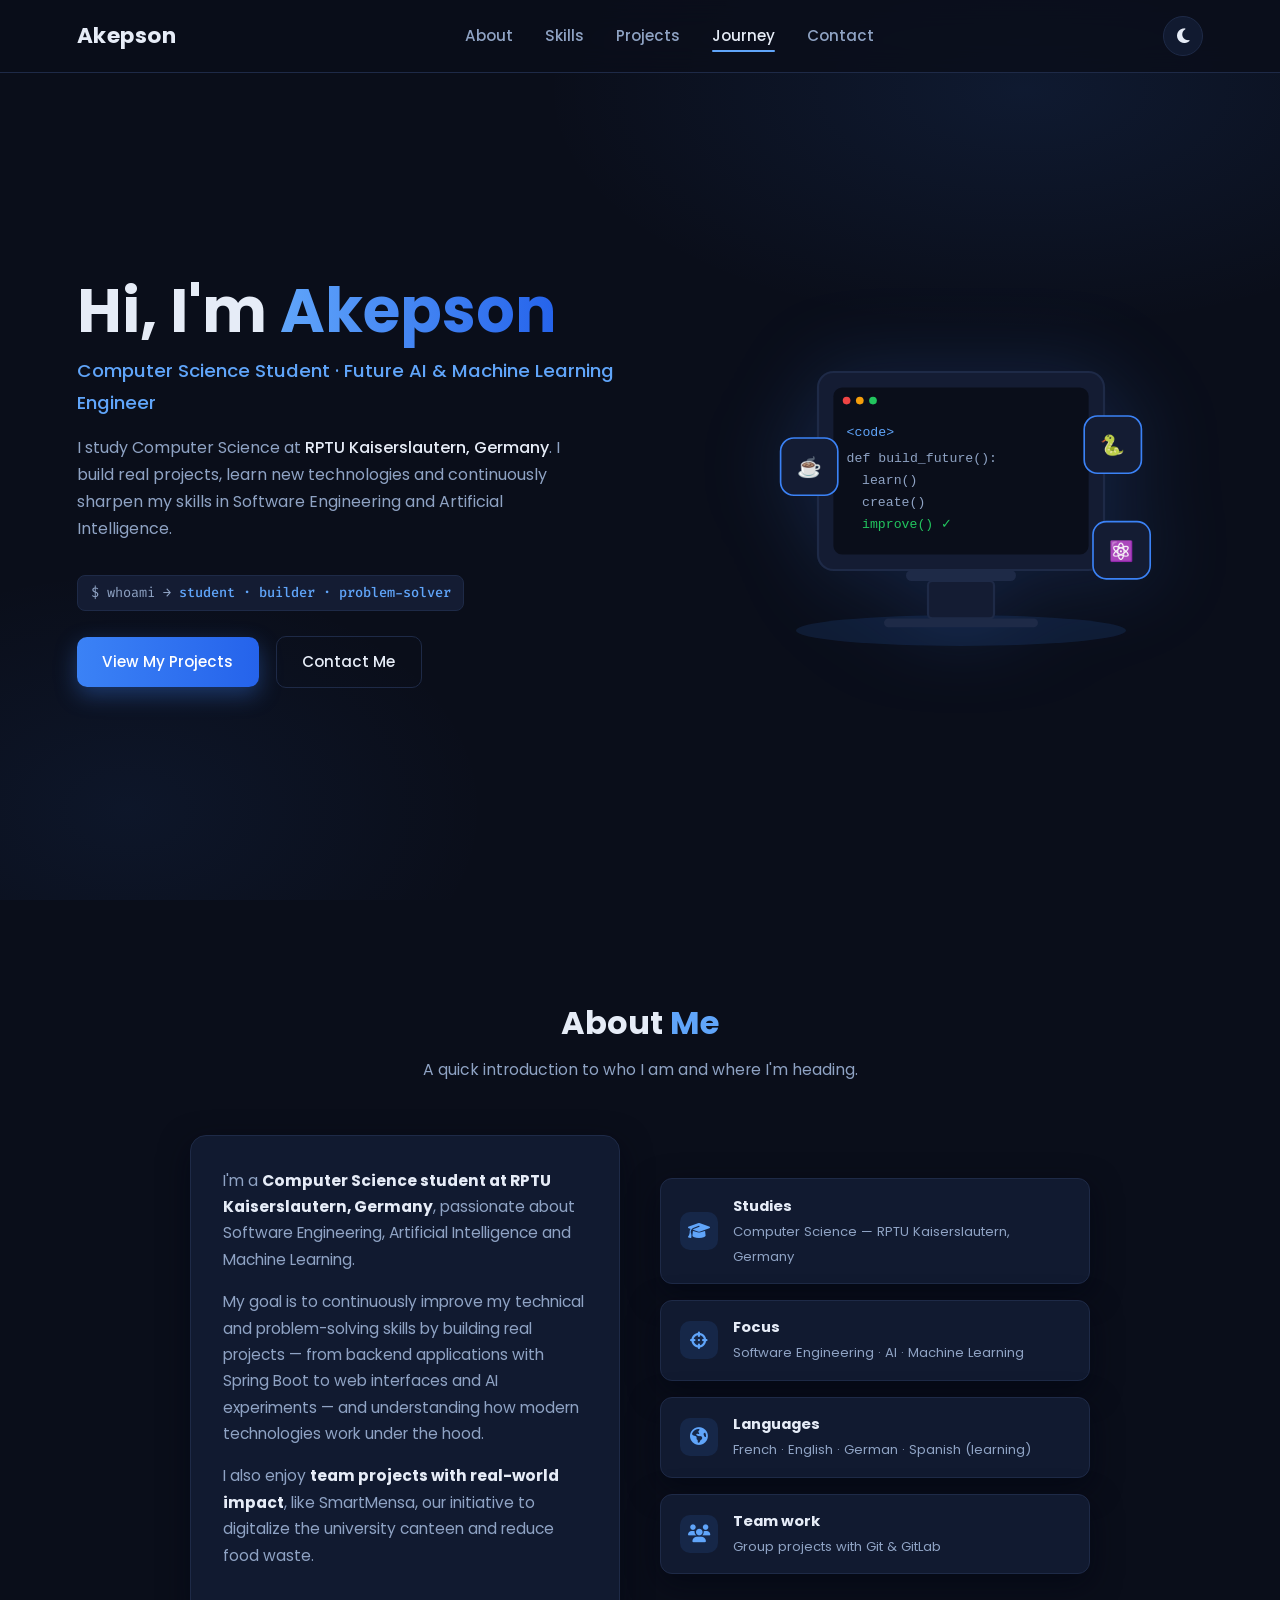
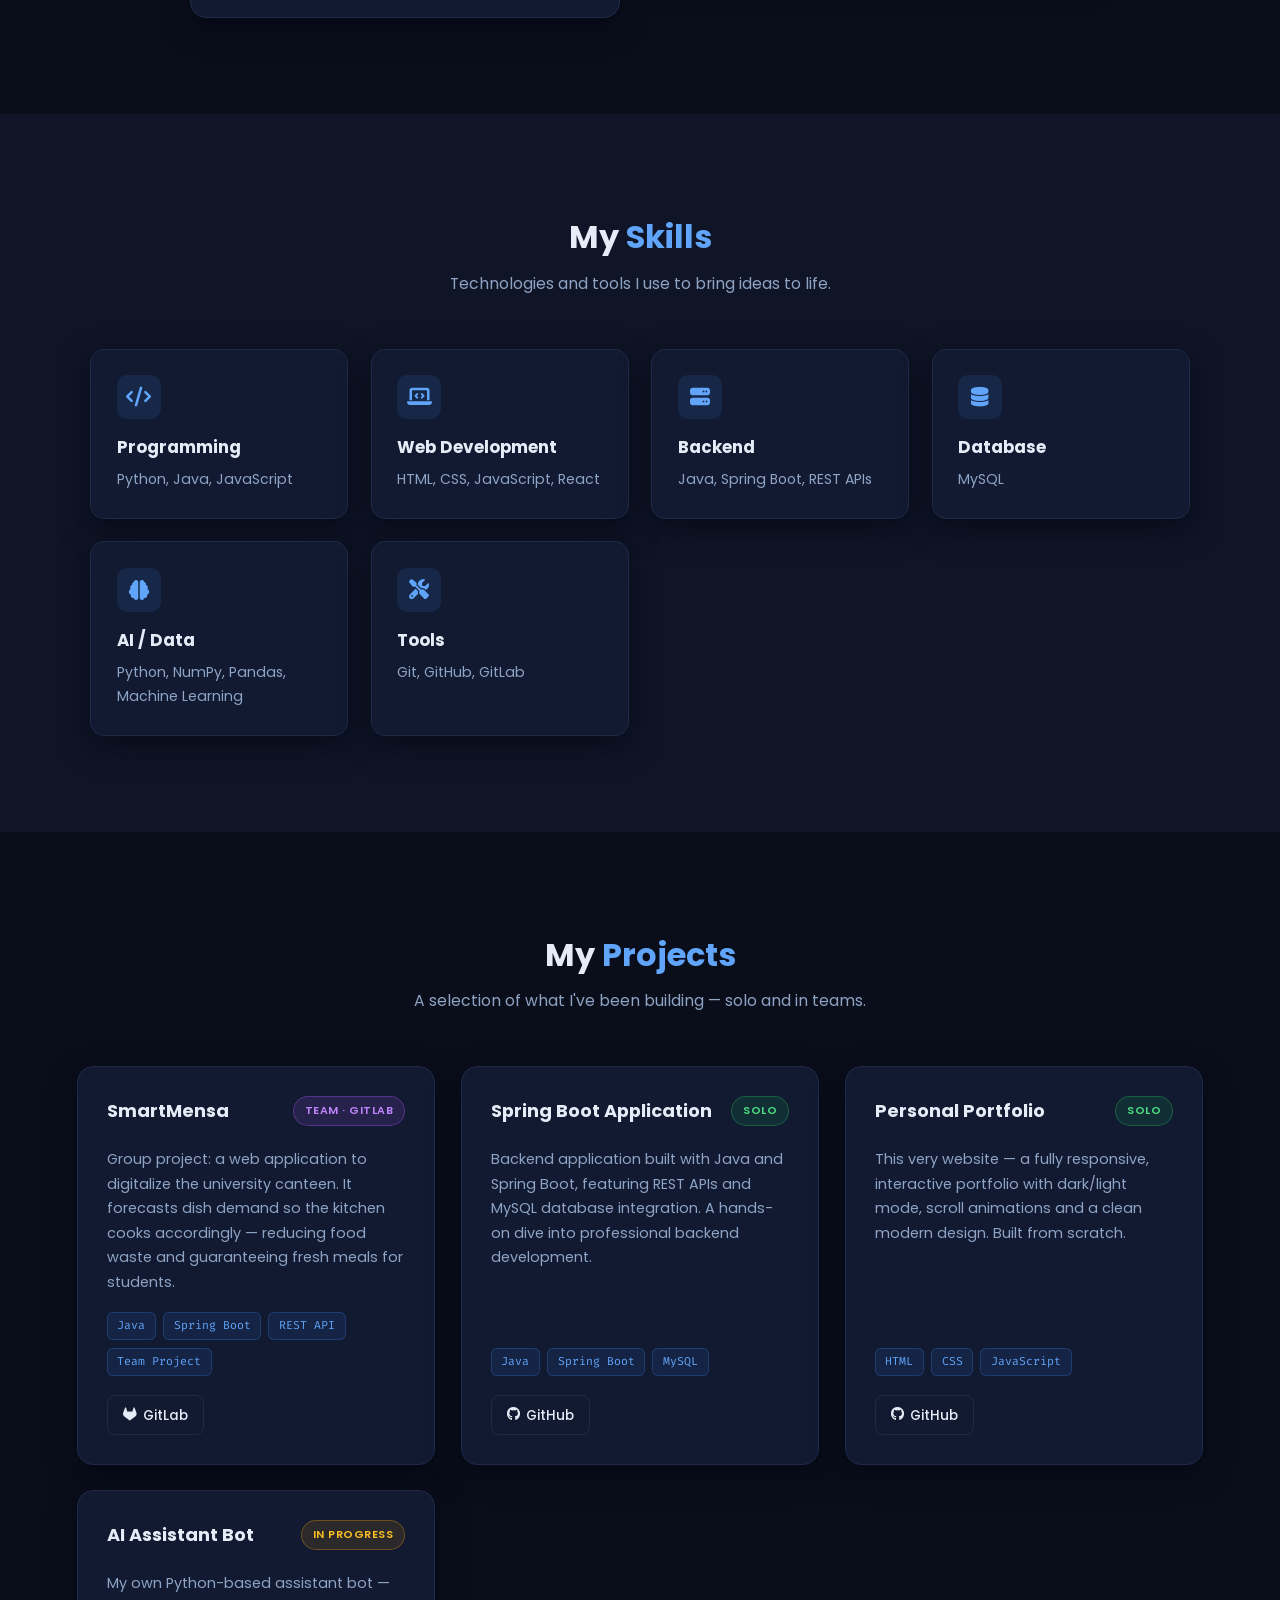
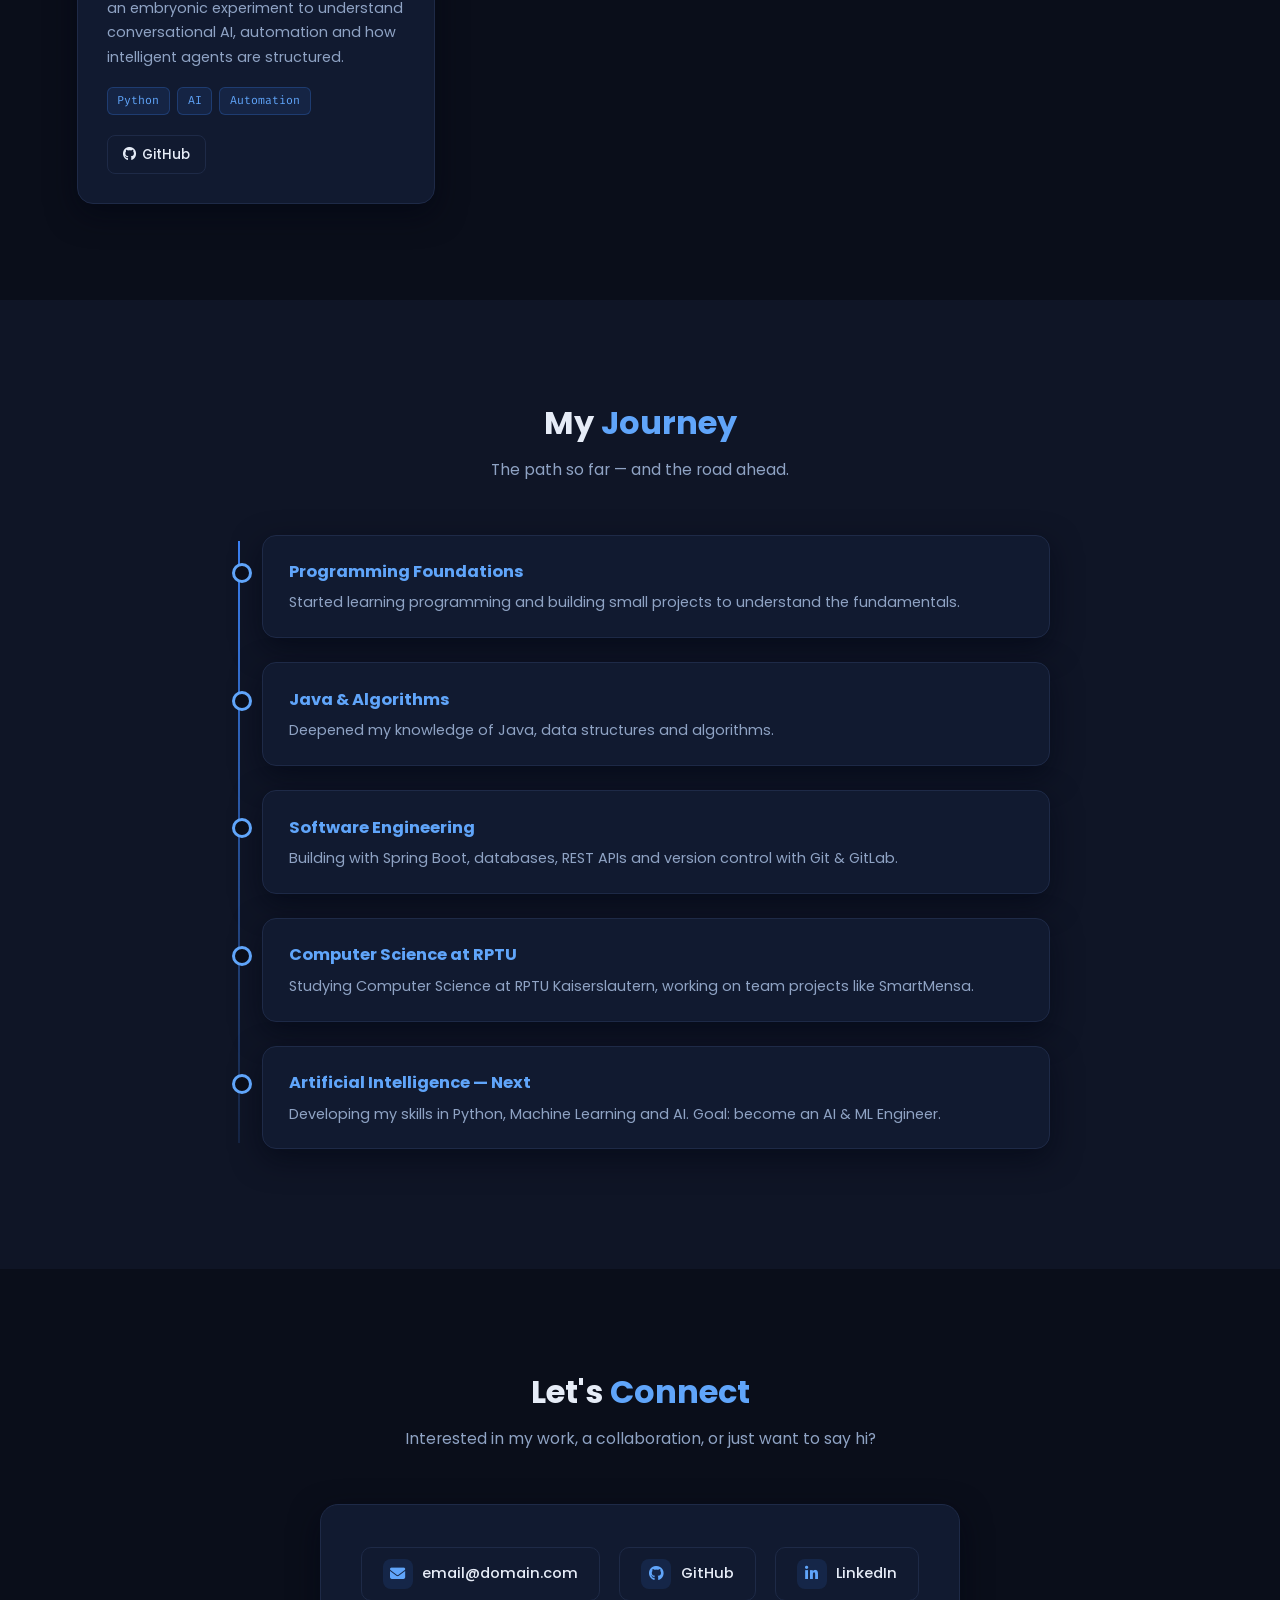
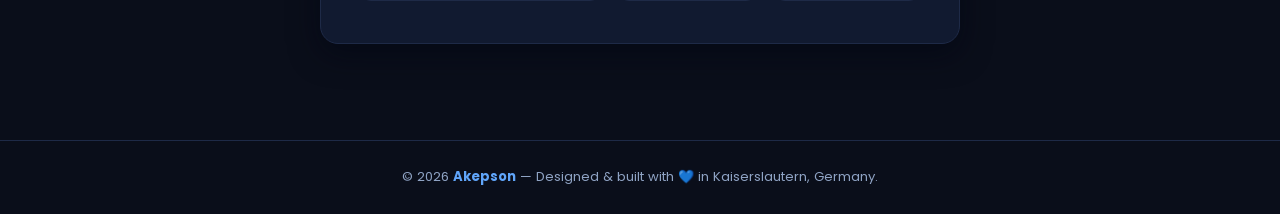
<file: porfolio v3.html>
<!DOCTYPE html>
<html lang="en" data-theme="dark">
<head>
    <meta charset="UTF-8">
    <meta name="viewport" content="width=device-width, initial-scale=1.0">
    <title>Akepson — Computer Science Student & Future AI Engineer</title>
    <meta name="description" content="Portfolio of Akepson, Computer Science student at RPTU Kaiserslautern, Germany. Projects in Java, Spring Boot, Web Development and AI.">
    <link rel="preconnect" href="https://fonts.googleapis.com">
    <link href="https://fonts.googleapis.com/css2?family=Poppins:wght@300;400;500;600;700&family=Fira+Code:wght@400;500&display=swap" rel="stylesheet">
    <!-- Importation de FontAwesome pour les icônes -->
    <link rel="stylesheet" href="https://cdnjs.cloudflare.com/ajax/libs/font-awesome/6.4.0/css/all.min.css">

    <style>
        /* ============ DESIGN TOKENS ============ */
        :root{
            --blue:#3b82f6;
            --blue-light:#60a5fa;
            --blue-dark:#2563eb;
        }
        [data-theme="dark"]{
            --bg:#0a0e1a;
            --bg-2:#0f1526;
            --bg-3:#141c33;
            --card:#111a30;
            --card-border:#1e2a47;
            --text:#e6ecf7;
            --text-muted:#8fa3c4;
            --shadow:0 10px 30px rgba(2,6,18,.55);
            --nav-bg:rgba(10,14,26,.82);
            --glow:0 0 40px rgba(59,130,246,.18);
        }
        [data-theme="light"]{
            --bg:#f4f7fd;
            --bg-2:#ffffff;
            --bg-3:#eef3fb;
            --card:#ffffff;
            --card-border:#dbe5f5;
            --text:#12203a;
            --text-muted:#5b7194;
            --shadow:0 10px 30px rgba(18,32,58,.10);
            --nav-bg:rgba(244,247,253,.85);
            --glow:0 0 40px rgba(59,130,246,.12);
        }

        *{margin:0;padding:0;box-sizing:border-box;}
        html{scroll-behavior:smooth;}
        body{
            font-family: 'Poppins', Arial, Helvetica, sans-serif;
            background:var(--bg);
            color:var(--text);
            line-height:1.7;
            transition:background .4s ease,color .4s ease;
            overflow-x:hidden;
        }
        ::selection{background:var(--blue);color:#fff;}

        /* ============ NAVBAR ============ */
        nav{
            position:fixed;top:0;left:0;right:0;z-index:100;
            display:flex;align-items:center;justify-content:space-between;
            padding:1rem 6%;
            background:var(--nav-bg);
            backdrop-filter:blur(14px);
            -webkit-backdrop-filter:blur(14px);
            border-bottom:1px solid var(--card-border);
            transition:background .4s ease;
        }
        .logo{font-size:1.35rem;font-weight:700;letter-spacing:.5px;}
        .logo span{color:var(--blue-light);}
        .nav-links{display:flex;align-items:center;gap:2rem;list-style:none;}
        .nav-links a{
            color:var(--text-muted);text-decoration:none;font-size:.95rem;font-weight:500;
            position:relative;transition:color .25s;
        }
        .nav-links a::after{
            content:'';position:absolute;left:0;bottom:-6px;width:0;height:2px;
            background:var(--blue-light);border-radius:2px;transition:width .3s ease;
        }
        .nav-links a:hover,.nav-links a.active{color:var(--text);}
        .nav-links a:hover::after,.nav-links a.active::after{width:100%;}

        /* theme toggle */
        .theme-toggle{
            cursor:pointer;background:var(--card);border:1px solid var(--card-border);
            border-radius:50%;width:40px;height:40px;display:grid;place-items:center;
            font-size:1.05rem;transition:transform .3s,border-color .3s;color:var(--text);
        }
        .theme-toggle:hover{transform:rotate(25deg) scale(1.08);border-color:var(--blue);}

        /* hamburger */
        .hamburger{display:none;flex-direction:column;gap:5px;cursor:pointer;background:none;border:none;padding:6px;}
        .hamburger span{width:24px;height:2px;background:var(--text);border-radius:2px;transition:.3s;}
        .hamburger.open span:nth-child(1){transform:translateY(7px) rotate(45deg);}
        .hamburger.open span:nth-child(2){opacity:0;}
        .hamburger.open span:nth-child(3){transform:translateY(-7px) rotate(-45deg);}

        /* ============ HERO ============ */
        .hero{
            min-height:100vh;display:grid;grid-template-columns:1.1fr .9fr;
            align-items:center;gap:3rem;padding:8rem 6% 4rem;
            background:
                    radial-gradient(800px 400px at 80% 10%,rgba(59,130,246,.10),transparent 60%),
                    radial-gradient(600px 400px at 10% 90%,rgba(59,130,246,.07),transparent 60%),
                    var(--bg);
        }
        .hero h1{font-size:clamp(2.4rem,5vw,3.8rem);line-height:1.15;font-weight:700;}
        .hero h1 .name{
            background:linear-gradient(90deg,var(--blue-light),var(--blue-dark));
            -webkit-background-clip:text;background-clip:text;-webkit-text-fill-color:transparent;
        }
        .hero .role{
            font-size:1.15rem;font-weight:500;color:var(--blue-light);margin:.6rem 0 1rem;
        }
        .hero .desc{color:var(--text-muted);max-width:520px;margin-bottom:2rem;}
        .hero .desc .location{color:var(--text);font-weight:500;}
        .code-chip{
            font-family:'Fira Code',monospace;font-size:.85rem;color:var(--text-muted);
            background:var(--bg-3);border:1px solid var(--card-border);
            padding:.35rem .8rem;border-radius:8px;display:inline-block;margin-bottom:1.6rem;
        }
        .code-chip b{color:var(--blue-light);font-weight:500;}

        /* buttons */
        .btn{
            display:inline-block;padding:.75rem 1.6rem;border-radius:10px;
            text-decoration:none;font-weight:500;font-size:.95rem;
            transition:transform .25s,box-shadow .25s,background .25s;
        }
        .btn.primary{
            background:linear-gradient(90deg,var(--blue),var(--blue-dark));
            color:#fff;box-shadow:0 8px 22px rgba(59,130,246,.35);
        }
        .btn.primary:hover{transform:translateY(-3px);box-shadow:0 14px 30px rgba(59,130,246,.45);}
        .btn.secondary{
            background:transparent;color:var(--text);
            border:1px solid var(--card-border);margin-left:.8rem;
        }
        .btn.secondary:hover{transform:translateY(-3px);border-color:var(--blue);color:var(--blue-light);}
        .hero-illustration{display:grid;place-items:center;}
        .hero-illustration svg{width:100%;max-width:440px;height:auto;filter:drop-shadow(var(--glow));}

        /* ============ SECTIONS ============ */
        section{padding:6rem 6%;}
        .section-title{
            font-size:2rem;font-weight:700;text-align:center;margin-bottom:.4rem;
        }
        .section-title span{color:var(--blue-light);}
        .section-sub{
            text-align:center;color:var(--text-muted);max-width:560px;
            margin:0 auto 3.2rem;font-size:.98rem;
        }
        .divider{
            width:64px;height:4px;border-radius:4px;margin:1rem auto 0;
            background:linear-gradient(90deg,var(--blue),var(--blue-light));
        }

        /* reveal animation */
        .reveal{opacity:0;transform:translateY(30px);transition:opacity .7s ease,transform .7s ease;}
        .reveal.visible{opacity:1;transform:translateY(0);}

        /* ============ ABOUT ============ */
        .about-wrapper{
            max-width:900px;margin:0 auto;display:grid;grid-template-columns:1fr 1fr;
            gap:2.5rem;align-items:center;
        }
        .about-card{
            background:var(--card);border:1px solid var(--card-border);border-radius:16px;
            padding:2rem;box-shadow:var(--shadow);
        }
        .about-card p{color:var(--text-muted);margin-bottom:1rem;font-size:.97rem;}
        .about-card p b{color:var(--text);}
        .about-facts{list-style:none;display:flex;flex-direction:column;gap:1rem;}
        .about-facts li{
            display:flex;align-items:center;gap:.9rem;background:var(--card);
            border:1px solid var(--card-border);border-radius:12px;padding:.9rem 1.2rem;
            box-shadow:var(--shadow);font-size:.92rem;
        }
        .about-facts .ico{
            width:38px;height:38px;flex-shrink:0;border-radius:10px;display:grid;place-items:center;
            background:rgba(59,130,246,.12);color:var(--blue-light);font-size:1.1rem;
        }
        .about-facts b{color:var(--text);display:block;font-size:.92rem;}
        .about-facts span{color:var(--text-muted);font-size:.82rem;}

        /* ============ SKILLS ============ */
        #skills{background:var(--bg-2);transition:background .4s ease;}
        .skills-grid{
            display:grid;grid-template-columns:repeat(auto-fit,minmax(250px,1fr));gap:1.4rem;
            max-width:1100px;margin:0 auto;
        }
        .skill-card{
            background:var(--card);border:1px solid var(--card-border);border-radius:14px;
            padding:1.6rem;box-shadow:var(--shadow);
            transition:transform .3s,border-color .3s;
        }
        .skill-card:hover{transform:translateY(-6px);border-color:var(--blue);}
        .skill-card .ico{
            width:44px;height:44px;border-radius:10px;display:grid;place-items:center;
            background:rgba(59,130,246,.12);color:var(--blue-light);font-size:1.25rem;margin-bottom:.9rem;
        }
        .skill-card h3{font-size:1.05rem;margin-bottom:.4rem;}
        .skill-card p{color:var(--text-muted);font-size:.88rem;}

        /* ============ PROJECTS ============ */
        .projects-grid{
            display:grid;grid-template-columns:repeat(auto-fit,minmax(300px,1fr));gap:1.6rem;
            max-width:1150px;margin:0 auto;
        }
        .project-card{
            background:var(--card);border:1px solid var(--card-border);border-radius:16px;
            padding:1.8rem;box-shadow:var(--shadow);display:flex;flex-direction:column;
            transition:transform .3s,border-color .3s,box-shadow .3s;position:relative;overflow:hidden;
        }
        .project-card::before{
            content:'';position:absolute;top:0;left:0;right:0;height:3px;
            background:linear-gradient(90deg,var(--blue),var(--blue-light));
            transform:scaleX(0);transform-origin:left;transition:transform .35s ease;
        }
        .project-card:hover{transform:translateY(-8px);border-color:var(--blue);box-shadow:0 18px 42px rgba(59,130,246,.18);}
        .project-card:hover::before{transform:scaleX(1);}
        .project-top{display:flex;justify-content:space-between;align-items:flex-start;margin-bottom:.8rem;}
        .project-card h3{font-size:1.12rem;margin-bottom:.5rem;}
        .project-tag{
            font-size:.68rem;font-weight:600;letter-spacing:.5px;text-transform:uppercase;
            padding:.28rem .7rem;border-radius:99px;white-space:nowrap;
        }
        .tag-team{background:rgba(168,85,247,.14);color:#c084fc;border:1px solid rgba(168,85,247,.35);}
        .tag-solo{background:rgba(34,197,94,.12);color:#4ade80;border:1px solid rgba(34,197,94,.32);}
        .tag-wip{background:rgba(245,158,11,.12);color:#fbbf24;border:1px solid rgba(245,158,11,.32);}
        [data-theme="light"] .tag-team{color:#7c3aed;}
        [data-theme="light"] .tag-solo{color:#15803d;}
        [data-theme="light"] .tag-wip{color:#b45309;}
        .project-card p{color:var(--text-muted);font-size:.9rem;flex-grow:1;margin-bottom:1.1rem;}
        .tech{display:flex;flex-wrap:wrap;gap:.45rem;margin-bottom:1.2rem;}
        .tech span{
            font-family:'Fira Code',monospace;font-size:.72rem;color:var(--blue-light);
            background:rgba(59,130,246,.10);border:1px solid rgba(59,130,246,.25);
            padding:.22rem .6rem;border-radius:6px;
        }
        .project-links{display:flex;gap:.7rem;}
        .project-links a{
            display:inline-flex;align-items:center;gap:.4rem;text-decoration:none;
            font-size:.85rem;font-weight:500;color:var(--text);
            border:1px solid var(--card-border);border-radius:8px;padding:.45rem .95rem;
            transition:.25s;
        }
        .project-links a:hover{border-color:var(--blue);color:var(--blue-light);transform:translateY(-2px);}
        .project-links a.disabled{opacity:.45;pointer-events:none;font-style:italic;}

        /* ============ JOURNEY ============ */
        #journey{background:var(--bg-2);transition:background .4s ease;}
        .timeline{max-width:820px;margin:0 auto;position:relative;padding-left:2rem;}
        .timeline::before{
            content:'';position:absolute;left:8px;top:6px;bottom:6px;width:2px;
            background:linear-gradient(180deg,var(--blue),rgba(59,130,246,.15));
        }
        .timeline-item{
            position:relative;background:var(--card);border:1px solid var(--card-border);
            border-radius:14px;padding:1.4rem 1.6rem;margin-bottom:1.5rem;box-shadow:var(--shadow);
            transition:transform .3s,border-color .3s;
        }
        .timeline-item:hover{transform:translateX(6px);border-color:var(--blue);}
        .timeline-item::before{
            content:'';position:absolute;left:-2rem;top:1.7rem;width:14px;height:14px;
            border-radius:50%;background:var(--bg);border:3px solid var(--blue-light);
            transform:translateX(1px);
        }
        .timeline-item h3{font-size:1.02rem;color:var(--blue-light);margin-bottom:.3rem;}
        .timeline-item p{color:var(--text-muted);font-size:.9rem;}

        /* ============ CONTACT ============ */
        .contact-card{
            max-width:640px;margin:0 auto;background:var(--card);
            border:1px solid var(--card-border);border-radius:18px;
            padding:2.6rem 2rem;text-align:center;box-shadow:var(--shadow);
        }
        .contact-card>p{color:var(--text-muted);margin-bottom:1.8rem;}
        .contact-links{display:flex;justify-content:center;gap:1.2rem;flex-wrap:wrap;}
        .contact-links a{
            display:inline-flex;align-items:center;gap:.6rem;text-decoration:none;
            color:var(--text);border:1px solid var(--card-border);border-radius:10px;
            padding:.7rem 1.3rem;font-size:.92rem;font-weight:500;transition:.25s;
        }
        .contact-links a:hover{border-color:var(--blue);color:var(--blue-light);transform:translateY(-3px);box-shadow:0 8px 20px rgba(59,130,246,.2);}
        .contact-links .ico{
            width:30px;height:30px;border-radius:8px;display:grid;place-items:center;
            background:rgba(59,130,246,.12);color:var(--blue-light);font-size:.95rem;
        }
        .contact-links a.soon{opacity:.5;pointer-events:none;}

        /* ============ FOOTER */
        footer{
            text-align:center;padding:1.6rem;color:var(--text-muted);font-size:.82rem;
            border-top:1px solid var(--card-border);
        }
        footer b{color:var(--blue-light);}

        /* ============ RESPONSIVE ============ */
        @media (max-width:880px){
            .hero{grid-template-columns:1fr;text-align:center;padding-top:7rem;}
            .hero .desc{margin:0 auto 2rem;}
            .hero-illustration{order:-1;}
            .hero-illustration svg{max-width:280px;}
            .about-wrapper{grid-template-columns:1fr;}
            .hamburger{display:flex;}
            .nav-links{
                position:fixed;top:64px;right:0;flex-direction:column;gap:1.4rem;
                background:var(--bg-2);border-left:1px solid var(--card-border);
                width:min(75vw,300px);height:100vh;padding:2.5rem 2rem;
                transform:translateX(100%);transition:transform .35s ease;
                align-items:flex-start;
            }
            .nav-links.open{transform:translateX(0);box-shadow:-20px 0 50px rgba(0,0,0,.3);}
        }
    </style>
</head>
<body>

<!-- ============ NAVBAR ============ -->
<nav>
    <div class="logo">Akepson</div>
    <ul class="nav-links" id="navLinks">
        <li><a href="#about">About</a></li>
        <li><a href="#skills">Skills</a></li>
        <li><a href="#projects">Projects</a></li>
        <li><a href="#journey">Journey</a></li>
        <li><a href="#contact">Contact</a></li>
    </ul>
    <div style="display:flex;align-items:center;gap:.8rem;">
        <!-- Bouton mode Clair/Sombre -->
        <button class="theme-toggle" id="themeToggle" aria-label="Toggle Theme">
            <i class="fa-solid fa-moon"></i>
        </button>
        <button class="hamburger" id="hamburger" aria-label="Menu"><span></span><span></span><span></span></button>
    </div>
</nav>

<!-- ============ HERO ============ -->
<section class="hero">
    <div class="reveal">
        <h1>Hi, I'm <span class="name">Akepson</span></h1>
        <p class="role">Computer Science Student · Future AI &amp; Machine Learning Engineer</p>
        <p class="desc">
            I study Computer Science at <span class="location">RPTU Kaiserslautern, Germany</span>.
            I build real projects, learn new technologies and continuously sharpen my skills
            in Software Engineering and Artificial Intelligence.
        </p>
        <span class="code-chip">$ whoami → <b>student · builder · problem-solver</b></span>
        <div>
            <a href="#projects" class="btn primary">View My Projects</a>
            <a href="#contact" class="btn secondary">Contact Me</a>
        </div>
    </div>
    <div class="hero-illustration reveal">
        <!-- Developer illustration (SVG) -->
        <svg viewBox="0 0 400 320" fill="none" xmlns="http://www.w3.org/2000/svg" role="img" aria-label="Developer illustration">
            <ellipse cx="200" cy="295" rx="150" ry="14" fill="#3b82f6" opacity=".12"/>
            <rect x="70" y="60" width="260" height="180" rx="14" fill="#141c33" stroke="#1e2a47" stroke-width="2"/>
            <rect x="84" y="74" width="232" height="152" rx="8" fill="#0a0e1a"/>
            <circle cx="96" cy="86" r="3.5" fill="#ef4444"/><circle cx="108" cy="86" r="3.5" fill="#f59e0b"/><circle cx="120" cy="86" r="3.5" fill="#22c55e"/>
            <text x="96" y="118" font-family="monospace" font-size="12" fill="#60a5fa">&lt;code&gt;</text>
            <text x="96" y="142" font-family="monospace" font-size="12" fill="#8fa3c4">def build_future():</text>
            <text x="110" y="162" font-family="monospace" font-size="12" fill="#8fa3c4">learn()</text>
            <text x="110" y="182" font-family="monospace" font-size="12" fill="#8fa3c4">create()</text>
            <text x="110" y="202" font-family="monospace" font-size="12" fill="#22c55e">improve() ✓</text>
            <rect x="150" y="240" width="100" height="10" rx="5" fill="#1e2a47"/>
            <rect x="170" y="250" width="60" height="34" rx="4" fill="#141c33" stroke="#1e2a47" stroke-width="2"/>
            <rect x="130" y="284" width="140" height="8" rx="4" fill="#1e2a47"/>
            <!-- floating badges -->
            <g transform="translate(36,120)"><rect width="52" height="52" rx="12" fill="#141c33" stroke="#3b82f6" stroke-width="1.5"/><text x="26" y="33" text-anchor="middle" font-size="18" fill="#60a5fa">☕</text></g>
            <g transform="translate(312,100)"><rect width="52" height="52" rx="12" fill="#141c33" stroke="#3b82f6" stroke-width="1.5"/><text x="26" y="33" text-anchor="middle" font-size="18" fill="#60a5fa">🐍</text></g>
            <g transform="translate(320,196)"><rect width="52" height="52" rx="12" fill="#141c33" stroke="#3b82f6" stroke-width="1.5"/><text x="26" y="33" text-anchor="middle" font-size="18" fill="#60a5fa">⚛️</text></g>
        </svg>
    </div>
</section>

<!-- ============ ABOUT ============ -->
<section id="about">
    <h2 class="section-title reveal">About <span>Me</span></h2>
    <p class="section-sub reveal">A quick introduction to who I am and where I'm heading.</p>
    <div class="about-wrapper">
        <div class="about-card reveal">
            <p>
                I'm a <b>Computer Science student at RPTU Kaiserslautern, Germany</b>,
                passionate about Software Engineering, Artificial Intelligence and Machine Learning.
            </p>
            <p>
                My goal is to continuously improve my technical and problem-solving skills by
                building real projects — from backend applications with Spring Boot to web
                interfaces and AI experiments — and understanding how modern technologies work under the hood.
            </p>
            <p>
                I also enjoy <b>team projects with real-world impact</b>, like SmartMensa,
                our initiative to digitalize the university canteen and reduce food waste.
            </p>
        </div>
        <ul class="about-facts reveal">
            <li>
                <span class="ico"><i class="fa-solid fa-graduation-cap"></i></span>
                <div><b>Studies</b><span>Computer Science — RPTU Kaiserslautern, Germany</span></div>
            </li>
            <li>
                <span class="ico"><i class="fa-solid fa-crosshairs"></i></span>
                <div><b>Focus</b><span>Software Engineering · AI · Machine Learning</span></div>
            </li>
            <li>
                <span class="ico"><i class="fa-solid fa-earth-americas"></i></span>
                <div><b>Languages</b><span>French · English · German · Spanish (learning)</span></div>
            </li>
            <li>
                <span class="ico"><i class="fa-solid fa-users"></i></span>
                <div><b>Team work</b><span>Group projects with Git &amp; GitLab</span></div>
            </li>
        </ul>
    </div>
</section>

<!-- ============ SKILLS ============ -->
<section id="skills">
    <h2 class="section-title reveal">My <span>Skills</span></h2>
    <p class="section-sub reveal">Technologies and tools I use to bring ideas to life.</p>
    <div class="skills-grid">
        <div class="skill-card reveal">
            <div class="ico"><i class="fa-solid fa-code"></i></div>
            <h3>Programming</h3>
            <p>Python, Java, JavaScript</p>
        </div>
        <div class="skill-card reveal">
            <div class="ico"><i class="fa-solid fa-laptop-code"></i></div>
            <h3>Web Development</h3>
            <p>HTML, CSS, JavaScript, React</p>
        </div>
        <div class="skill-card reveal">
            <div class="ico"><i class="fa-solid fa-server"></i></div>
            <h3>Backend</h3>
            <p>Java, Spring Boot, REST APIs</p>
        </div>
        <div class="skill-card reveal">
            <div class="ico"><i class="fa-solid fa-database"></i></div>
            <h3>Database</h3>
            <p>MySQL</p>
        </div>
        <div class="skill-card reveal">
            <div class="ico"><i class="fa-solid fa-brain"></i></div>
            <h3>AI / Data</h3>
            <p>Python, NumPy, Pandas, Machine Learning</p>
        </div>
        <div class="skill-card reveal">
            <div class="ico"><i class="fa-solid fa-screwdriver-wrench"></i></div>
            <h3>Tools</h3>
            <p>Git, GitHub, GitLab</p>
        </div>
    </div>
</section>

<!-- ============ PROJECTS ============ -->
<section id="projects">
    <h2 class="section-title reveal">My <span>Projects</span></h2>
    <p class="section-sub reveal">A selection of what I've been building — solo and in teams.</p>
    <div class="projects-grid">

        <div class="project-card reveal">
            <div class="project-top"><h3>SmartMensa</h3><span class="project-tag tag-team">Team · GitLab</span></div>
            <p>
                Group project: a web application to digitalize the university canteen.
                It forecasts dish demand so the kitchen cooks accordingly — reducing food waste
                and guaranteeing fresh meals for students.
            </p>
            <div class="tech"><span>Java</span><span>Spring Boot</span><span>REST API</span><span>Team Project</span></div>
            <div class="project-links">
                <a href="https://gitlab.rhrk.uni-kl.de/ruw43piz/smart-mensa" target="_blank" rel="noopener"><i class="fa-brands fa-gitlab"></i> GitLab</a>
            </div>
        </div>

        <div class="project-card reveal">
            <div class="project-top"><h3>Spring Boot Application</h3><span class="project-tag tag-solo">Solo</span></div>
            <p>
                Backend application built with Java and Spring Boot, featuring REST APIs
                and MySQL database integration. A hands-on dive into professional backend development.
            </p>
            <div class="tech"><span>Java</span><span>Spring Boot</span><span>MySQL</span></div>
            <div class="project-links">
                <a href="https://github.com/fstj4hmvb6-stack/JavaSprintBoot" target="_blank" rel="noopener"><i class="fa-brands fa-github"></i> GitHub</a>
            </div>
        </div>

        <div class="project-card reveal">
            <div class="project-top"><h3>Personal Portfolio</h3><span class="project-tag tag-solo">Solo</span></div>
            <p>
                This very website — a fully responsive, interactive portfolio with dark/light mode,
                scroll animations and a clean modern design. Built from scratch.
            </p>
            <div class="tech"><span>HTML</span><span>CSS</span><span>JavaScript</span></div>
            <div class="project-links">
                <a href="https://github.com/fstj4hmvb6-stack/FrontendProject" target="_blank" rel="noopener"><i class="fa-brands fa-github"></i> GitHub</a>
            </div>
        </div>

        <div class="project-card reveal">
            <div class="project-top"><h3>AI Assistant Bot</h3><span class="project-tag tag-wip">In Progress</span></div>
            <p>
                My own Python-based assistant bot — an embryonic experiment to understand
                conversational AI, automation and how intelligent agents are structured.
            </p>
            <div class="tech"><span>Python</span><span>AI</span><span>Automation</span></div>
            <div class="project-links">
                <a href="https://github.com/fstj4hmvb6-stack/MyAssisstantBot" target="_blank" rel="noopener"><i class="fa-brands fa-github"></i> GitHub</a>
            </div>
        </div>

    </div>
</section>

<!-- ============ JOURNEY ============ -->
<section id="journey">
    <h2 class="section-title reveal">My <span>Journey</span></h2>
    <p class="section-sub reveal">The path so far — and the road ahead.</p>
    <div class="timeline">
        <div class="timeline-item reveal">
            <h3>Programming Foundations</h3>
            <p>Started learning programming and building small projects to understand the fundamentals.</p>
        </div>
        <div class="timeline-item reveal">
            <h3>Java &amp; Algorithms</h3>
            <p>Deepened my knowledge of Java, data structures and algorithms.</p>
        </div>
        <div class="timeline-item reveal">
            <h3>Software Engineering</h3>
            <p>Building with Spring Boot, databases, REST APIs and version control with Git &amp; GitLab.</p>
        </div>
        <div class="timeline-item reveal">
            <h3>Computer Science at RPTU</h3>
            <p>Studying Computer Science at RPTU Kaiserslautern, working on team projects like SmartMensa.</p>
        </div>
        <div class="timeline-item reveal">
            <h3>Artificial Intelligence — Next</h3>
            <p>Developing my skills in Python, Machine Learning and AI. Goal: become an AI &amp; ML Engineer.</p>
        </div>
    </div>
</section>

<!-- ============ CONTACT ============ -->
<section id="contact">
    <h2 class="section-title reveal">Let's <span>Connect</span></h2>
    <p class="section-sub reveal">Interested in my work, a collaboration, or just want to say hi?</p>
    <div class="contact-card reveal">
        <div class="contact-links">
            <a href="mailto:blondelkepguie@yahoo.com">
                <span class="ico"><i class="fa-solid fa-envelope"></i></span>
                <span>email@domain.com</span>
            </a>
            <a href="https://github.com/Akepson" target="_blank" rel="noopener">
                <span class="ico"><i class="fa-brands fa-github"></i></span>
                <span>GitHub</span>
            </a>
            <a href="https://www.linkedin.com/in/akepson/" target="_blank" rel="noopener">
                <span class="ico"><i class="fa-brands fa-linkedin-in"></i></span>
                <span>LinkedIn</span>
            </a>
        </div>
    </div>
</section>

<footer>
    <p>© 2026 <b>Akepson</b> — Designed &amp; built with 💙 in Kaiserslautern, Germany.</p>
</footer>

<script>
    /* ============ MOBILE MENU ============ */
    const hamburger = document.getElementById('hamburger');
    const navLinks = document.getElementById('navLinks');
    hamburger.addEventListener('click', () => {
        hamburger.classList.toggle('open');
        navLinks.classList.toggle('open');
    });
    navLinks.querySelectorAll('a').forEach(a =>
        a.addEventListener('click', () => {
            hamburger.classList.remove('open');
            navLinks.classList.remove('open');
        })
    );

    /* ============ SCROLL REVEAL ============ */
    const observer = new IntersectionObserver((entries) => {
        entries.forEach(e => {
            if (e.isIntersecting) { e.target.classList.add('visible'); observer.unobserve(e.target); }
        });
    }, { threshold: 0.12 });
    document.querySelectorAll('.reveal').forEach(el => observer.observe(el));

    /* ============ ACTIVE NAV LINK ============ */
    const sections = document.querySelectorAll('section[id]');
    const navAnchors = navLinks.querySelectorAll('a');
    window.addEventListener('scroll', () => {
        const pos = window.scrollY + 120;
        sections.forEach(sec => {
            if (pos >= sec.offsetTop && pos < sec.offsetTop + sec.offsetHeight) {
                navAnchors.forEach(a => a.classList.toggle('active', a.getAttribute('href') === '#' + sec.id));
            }
        });
    });

    /* ============ THEME TOGGLE ============ */
    const themeToggle = document.getElementById('themeToggle');
    const htmlElement = document.documentElement;

    // Fonction pour mettre à jour l'icône du thème
    function updateThemeIcon(theme) {
        const icon = themeToggle.querySelector('i');
        if (theme === 'dark') {
            icon.className = 'fa-solid fa-moon';
        } else {
            icon.className = 'fa-solid fa-sun';
        }
    }

    themeToggle.addEventListener('click', () => {
        const currentTheme = htmlElement.getAttribute('data-theme');
        const newTheme = currentTheme === 'dark' ? 'light' : 'dark';

        htmlElement.setAttribute('data-theme', newTheme);
        updateThemeIcon(newTheme);
    });

    // Initialisation de l'icône selon le thème actuel
    updateThemeIcon(htmlElement.getAttribute('data-theme'));
</script>
</body>
</html>
</file>
<file: style.css>
* {

    margin: 0;

    padding: 0;

    box-sizing: border-box;

    scroll-behavior: smooth;

}

body {

    font-family: Arial, Helvetica, sans-serif;

    background: #0a0a0a;

    color: #ffffff;

    line-height: 1.6;

}

/* ================= NAVBAR ================= */

nav {

    position: fixed;

    top: 0;

    width: 100%;

    padding: 20px 8%;

    display: flex;

    justify-content: space-between;

    align-items: center;

    background: rgba(10, 10, 10, 0.85);

    backdrop-filter: blur(10px);

    z-index: 1000;

}

.logo {

    font-size: 24px;

    font-weight: bold;

}

.logo span {

    color: #00e5ff;

}

nav ul {

    display: flex;

    list-style: none;

    gap: 30px;

}

nav a {

    color: white;

    text-decoration: none;

    transition: 0.4s;

}

nav a:hover {

    color: #00e5ff;

}

/* ================= HERO ================= */

.hero {

    min-height: 100vh;

    display: flex;

    align-items: center;

    justify-content: center;

    text-align: center;

    padding: 100px 20px;

}

.hero-content {

    max-width: 850px;

}

.hero h1 {

    font-size: clamp(45px, 7vw, 85px);

    margin-bottom: 20px;

}

.hero h1 span {

    color: #00e5ff;

}

.hero p {

    color: #aaaaaa;

    font-size: 20px;

    margin-bottom: 35px;

}

.buttons {

    display: flex;

    justify-content: center;

    gap: 15px;

    flex-wrap: wrap;

}

.btn {

    padding: 13px 25px;

    border-radius: 8px;

    text-decoration: none;

    font-weight: bold;

    transition: 0.3s;

}

.primary {

    background: #00e5ff;

    color: black;

}

.secondary {

    border: 1px solid #333;

    color: white;

}

.btn:hover {

    transform: translateY(-3px);

}

/* ================= GENERAL ================= */

section {

    padding: 100px 8%;

}

.section-title {

    text-align: center;

    font-size: 40px;

    margin-bottom: 60px;

}

.section-title span {

    color: #00e5ff;

}

/* ================= ABOUT ================= */

.about {

    max-width: 900px;

    margin: auto;

    text-align: center;

    color: #bbbbbb;

    font-size: 18px;

}

/* ================= SKILLS ================= */

.skills-container {

    display: grid;

    grid-template-columns: repeat(auto-fit, minmax(220px, 1fr));

    gap: 20px;

}

.skill-card {

    background: #111;

    padding: 30px;

    border: 1px solid #222;

    border-radius: 15px;

    transition: 0.3s;

}

.skill-card:hover {

    transform: translateY(-5px);

    border-color: #00e5ff;

}

.skill-card h3 {

    margin-bottom: 15px;

    color: #00e5ff;

}

.skill-card p {

    color: #aaa;

}

/* ================= PROJECTS ================= */

.projects-container {

    display: grid;

    grid-template-columns: repeat(auto-fit, minmax(280px, 1fr));

    gap: 25px;

}

.project {

    background: #111;

    border: 1px solid #222;

    border-radius: 15px;

    padding: 30px;

    transition: 0.3s;

}

.project:hover {

    transform: translateY(-8px);

    border-color: #00e5ff;

}

.project h3 {

    margin-bottom: 15px;

}

.project p {

    color: #aaa;

    margin-bottom: 20px;

}

.tech {

    color: #00e5ff;

    font-size: 14px;

    margin-bottom: 20px;

}

/* ================= JOURNEY ================= */

.timeline {

    max-width: 800px;

    margin: auto;

}

.timeline-item {

    border-left: 2px solid #00e5ff;

    padding: 20px 30px;

    margin-bottom: 20px;

    background: #111;

    border-radius: 0 10px 10px 0;

}

.timeline-item h3 {

    color: #00e5ff;

}

.timeline-item p {

    color: #aaa;

}

/* ================= CONTACT ================= */

.contact {

    text-align: center;

}

.contact p {

    color: #aaa;

    margin-bottom: 30px;

}

.socials {

    display: flex;

    justify-content: center;

    gap: 20px;

    flex-wrap: wrap;

}

.socials a {

    color: white;

    text-decoration: none;

    border: 1px solid #333;

    padding: 12px 20px;

    border-radius: 8px;

    transition: 0.3s;

}

.socials a:hover {

    border-color: #00e5ff;

    color: #00e5ff;

}

/* ================= FOOTER ================= */

footer {

    text-align: center;

    padding: 30px;

    border-top: 1px solid #222;

    color: #777;

}

/* ================= MOBILE ================= */

@media (max-width: 700px) {

    nav ul {

        display: none;

    }

    section {

        padding: 80px 6%;

    }

    .hero p {

        font-size: 17px;

    }

}
</file>
